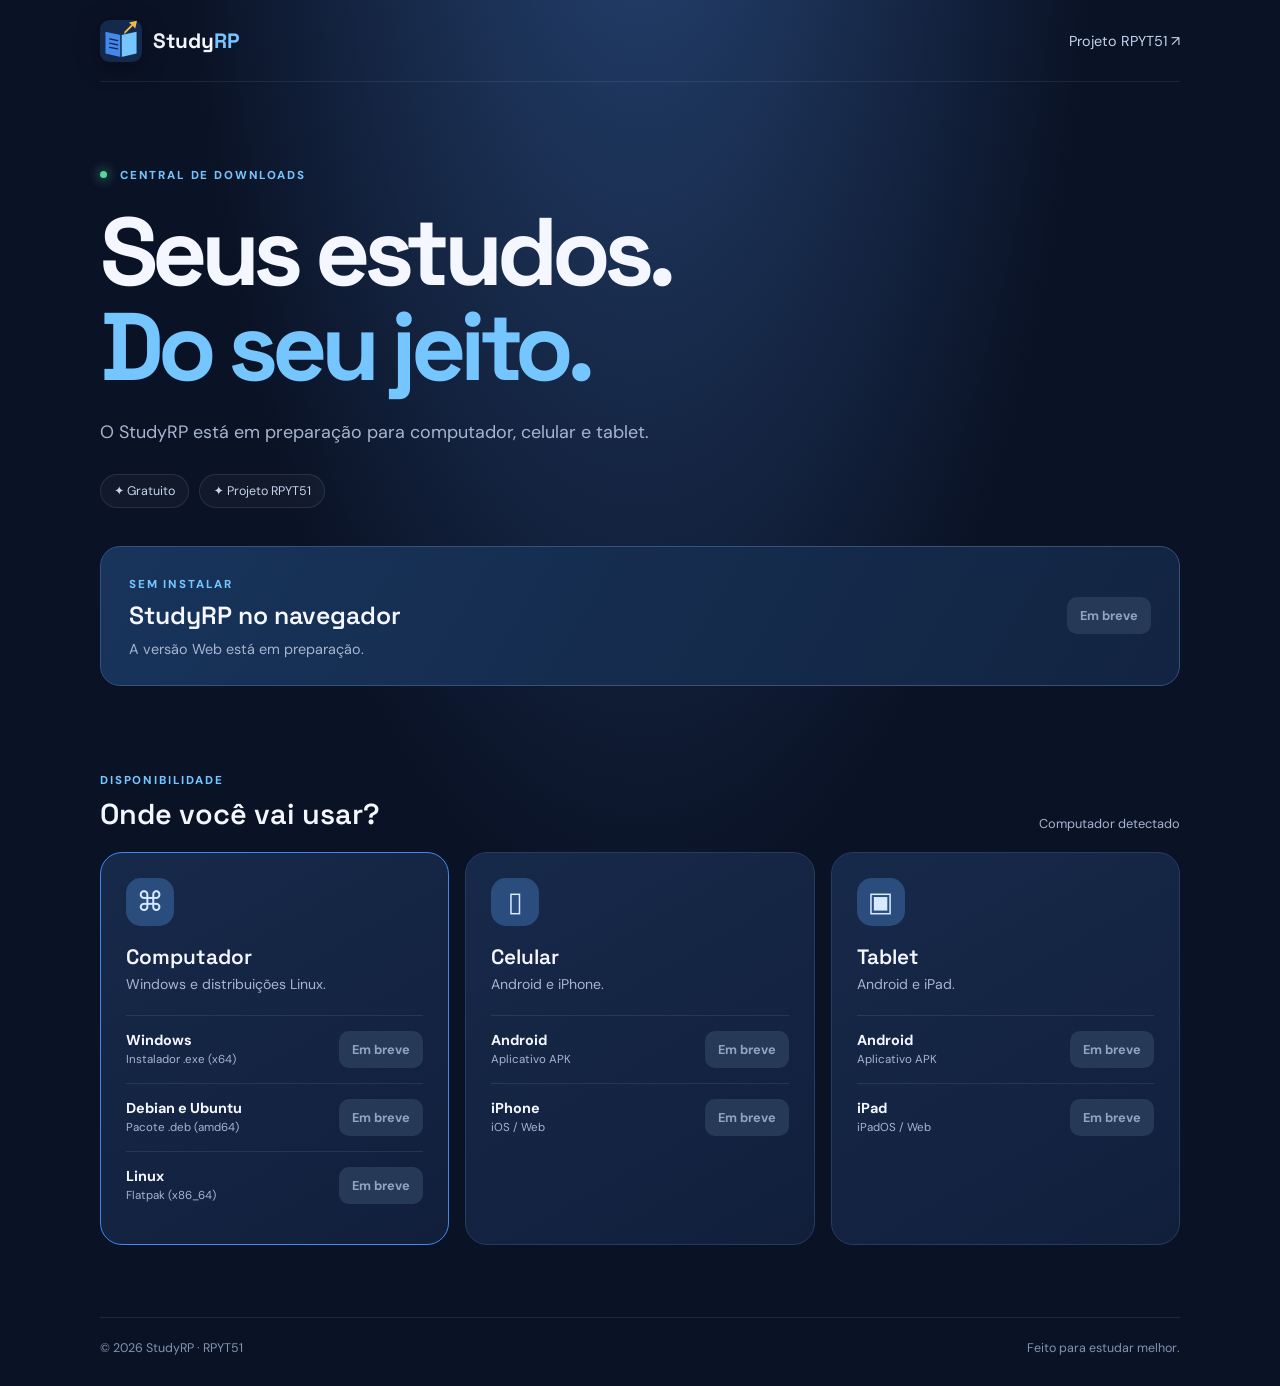
<file: index.html>
<!doctype html>
<html lang="pt-BR">
<head>
<meta charset="utf-8"><meta name="viewport" content="width=device-width,initial-scale=1">
<meta name="theme-color" content="#101d3a"><meta name="description" content="StudyRP para computador, celular e tablet. Disponível em breve.">
<link rel="icon" href="assets/img/icon.svg" type="image/svg+xml"><link rel="manifest" href="manifest.json">
<link rel="stylesheet" href="assets/css/style.css">
<title>StudyRP — Downloads</title>
</head>
<body>
<header class="site-header"><a class="brand" href="./"><img src="assets/img/icon.svg" alt="" width="42" height="42"><span>Study<span>RP</span></span></a><a class="github-link" href="https://github.com/RPYT51/StudyRP-web" target="_blank" rel="noopener">Projeto RPYT51 ↗</a></header>
<main>
<section class="hero"><div class="eyebrow"><span class="pulse"></span> CENTRAL DE DOWNLOADS</div><h1>Seus estudos.<br><span>Do seu jeito.</span></h1><p>O StudyRP está em preparação para computador, celular e tablet.</p><div class="hero-meta"><span>✦ Gratuito</span><span>✦ Projeto RPYT51</span></div></section>
<section class="browser-access" aria-labelledby="browser-title">
  <div><span class="eyebrow">SEM INSTALAR</span><h2 id="browser-title">StudyRP no navegador</h2><p>A versão Web está em preparação.</p></div>
  <span class="soon">Em breve</span>
</section>
<section class="downloads"><div class="section-heading"><div><span class="eyebrow">DISPONIBILIDADE</span><h2>Onde você vai usar?</h2></div><div class="device-detected" id="device-detected">Detectando dispositivo…</div></div>
<div class="device-grid">
<article class="device-card" data-device="desktop"><div class="device-icon">⌘</div><div class="device-copy"><h3>Computador</h3><p>Windows e distribuições Linux.</p></div><div class="platform-list"><div class="platform"><span><b>Windows</b><small>Instalador .exe (x64)</small></span><span class="soon">Em breve</span></div><div class="platform"><span><b>Debian e Ubuntu</b><small>Pacote .deb (amd64)</small></span><span class="soon">Em breve</span></div><div class="platform"><span><b>Linux</b><small>Flatpak (x86_64)</small></span><span class="soon">Em breve</span></div></div></article>
<article class="device-card featured" data-device="mobile"><div class="device-icon">▯</div><div class="device-copy"><h3>Celular</h3><p>Android e iPhone.</p></div><div class="platform-list"><div class="platform"><span><b>Android</b><small>Aplicativo APK</small></span><span class="soon">Em breve</span></div><div class="platform"><span><b>iPhone</b><small>iOS / Web</small></span><span class="soon">Em breve</span></div></div></article>
<article class="device-card" data-device="tablet"><div class="device-icon">▣</div><div class="device-copy"><h3>Tablet</h3><p>Android e iPad.</p></div><div class="platform-list"><div class="platform"><span><b>Android</b><small>Aplicativo APK</small></span><span class="soon">Em breve</span></div><div class="platform"><span><b>iPad</b><small>iPadOS / Web</small></span><span class="soon">Em breve</span></div></div></article>
</div></section>
</main><footer><span>© <span id="year"></span> StudyRP · RPYT51</span><span>Feito para estudar melhor.</span></footer>
<script src="assets/js/app.js" defer></script>
</body></html>
</file>
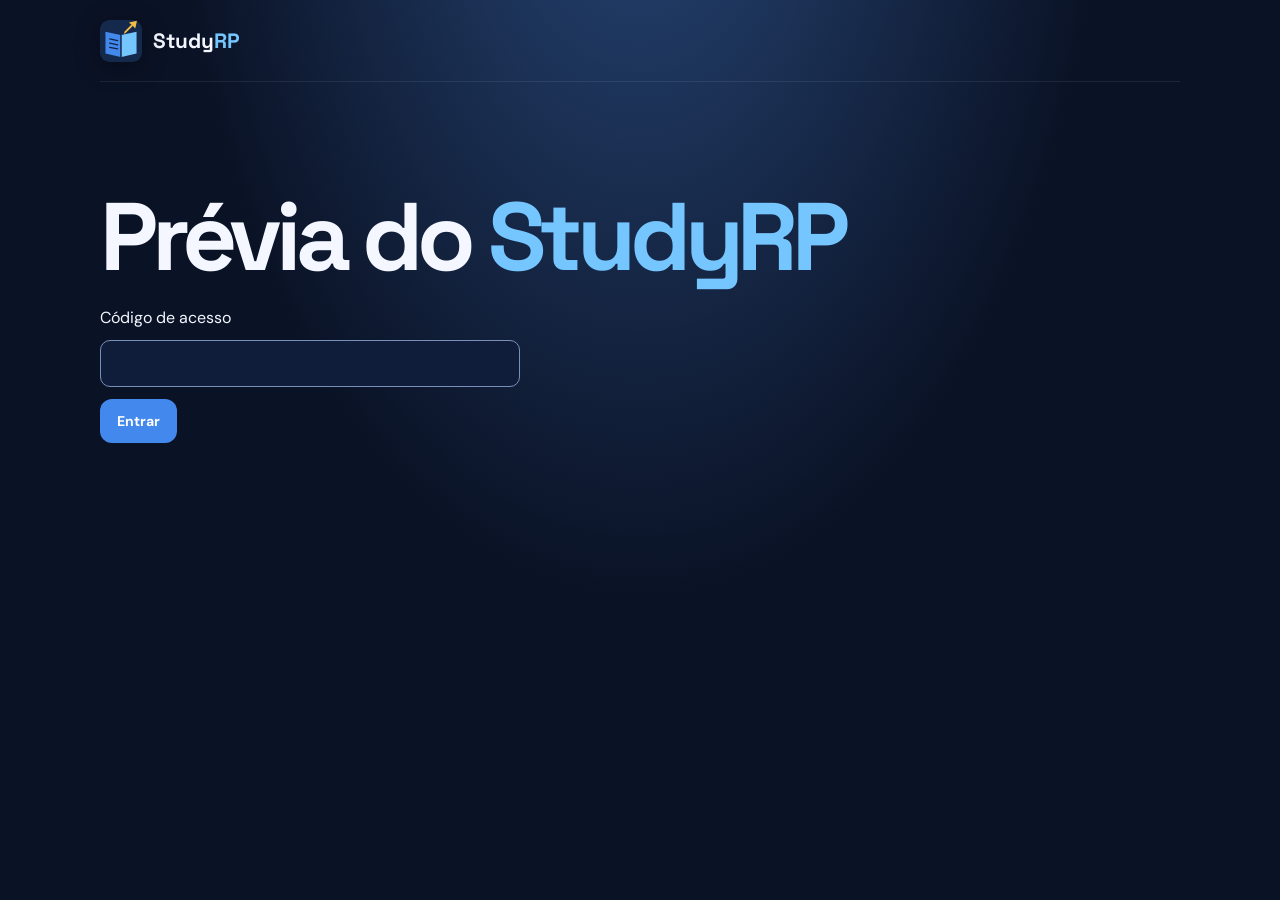
<file: app/index.html>
<!DOCTYPE html>
<html lang="pt-BR" data-preview-locked>
<head>
<meta charset="UTF-8">
<meta name="viewport" content="width=device-width, initial-scale=1, viewport-fit=cover">
<meta name="studyrp-version" content="0.2">
<meta name="theme-color" content="#2b2d31">
<meta name="firebase-app-check-site-key" content="">
<title>StudyRP</title>
<script src="assets/js/tema.js?v=f87589f95b23"></script>
<link rel="stylesheet" href="assets/css/style.css?v=f87589f95b23">
<link rel="stylesheet" href="assets/css/dialog.css?v=f87589f95b23">

<style>html[data-preview-locked] { display: none !important; }</style>
<meta name="robots" content="noindex,nofollow">
<script src="../assets/js/dev-access.js" data-app-gate></script>
</head>
<body>

<div class="auth hidden" id="auth">
  <div class="authbox">
    <div class="alogo">Study<span>RP</span></div>
    <div id="credenciais" class="authgroup">
    <div class="atabs"><button id="tabEntrar" class="on">Entrar</button><button id="tabCriar">Criar conta</button></div>
    <div class="box">
      <div class="field">
        <label id="auUserLabel" for="auUser">E-mail ou usuário deste aparelho</label>
        <div class="inp"><input id="auUser" maxlength="254" autocomplete="username" autocapitalize="off" spellcheck="false"></div>
      </div>
      <div class="field so-reg hidden">
        <label for="auEmail">E-mail</label>
        <div class="inp"><input id="auEmail" type="email" maxlength="254" autocomplete="email" autocapitalize="off" spellcheck="false"></div>
      </div>
      <div class="field so-reg hidden">
        <label for="auNome">Nome de exibição (opcional)</label>
        <div class="inp"><input id="auNome" maxlength="24" autocomplete="nickname" placeholder="Seu nome de usuário por padrão"></div>
      </div>
      <div class="field so-reg hidden">
        <label for="auTelefone">Telefone (opcional)</label>
        <div class="inp"><input id="auTelefone" type="tel" maxlength="20" autocomplete="tel"></div>
      </div>
      <div class="field">
        <label for="auSenha">Senha</label>
        <div class="inp"><input id="auSenha" type="password" autocomplete="current-password"></div>
      </div>
      <div class="field so-reg hidden">
        <label for="auSenha2">Confirmar senha</label>
        <div class="inp"><input id="auSenha2" type="password" autocomplete="new-password"></div>
      </div>
      <p class="erro" id="auErro" role="status" style="margin-top:-6px"></p>
      <button class="primary" id="auOk">Entrar</button>
    </div>
    <div class="aou">ou</div>
    <button class="gbtn" id="auGoogle"><i>G</i>Continuar com o Google</button>

    <p id="conexaoLocalMsg" role="status" class="erro"></p>
    <button id="cancelarConexao" class="secondary" type="button" hidden>Voltar para minha conta</button>
    </div>
    <section id="painelGoogle" class="authgroup" hidden>
      <p id="estadoPerfilGoogle" class="subdesc" role="status"></p>
      <form id="googleProfileForm" class="box" hidden>
        <h2>Completar cadastro</h2>
        <div class="field"><label for="gpUser">Nome de usuário</label><div class="inp"><input id="gpUser" maxlength="20" autocomplete="username" autocapitalize="off" spellcheck="false" required></div></div>
        <div class="field"><label for="gpName">Nome de exibição (opcional)</label><div class="inp"><input id="gpName" maxlength="24" autocomplete="nickname"></div></div>
        <div class="field"><label for="gpPhone">Telefone (opcional)</label><div class="inp"><input id="gpPhone" type="tel" maxlength="20" autocomplete="tel"></div></div>
        <div class="profile-preview"><b id="gpPreviewName"></b><span id="gpPreviewUser"></span></div>
        <p id="gpError" class="erro" role="status"></p>
        <button id="gpSave" class="primary" type="submit">Concluir cadastro</button>
      </form>
      <div id="verificarEmail" class="authgroup" hidden>
        <button id="emailConfirmado" class="primary" type="button">Já confirmei meu e-mail</button>
        <button id="reenviarEmail" class="secondary" type="button">Reenviar e-mail</button>
        <p id="resultadoEmail" class="subdesc" role="status"></p>
      </div>
      <button id="repetirPerfilGoogle" class="primary" type="button" hidden>Tentar novamente</button>
      <button id="perfilDepois" class="secondary" type="button" hidden>Abrir início e completar depois</button>
      <button id="voltarPerfilGoogle" class="secondary" type="button">Voltar</button>
    </section>
    <label class="tema-login">Tema
      <select id="temaLogin" data-seletor-tema aria-label="Tema do aplicativo"><option value="sistema">Do aparelho</option><option value="claro">Claro</option><option value="escuro">Escuro</option></select>
    </label>
  </div>
</div>

<div class="picker hidden" id="picker">
  <h2><span>Personalizar</span></h2>
  <p class="sub">Escolha como a tela inicial aparece. Você pode trocar depois no seu perfil, em Personalizar.</p>

  <button class="opt" data-estilo="3">
    <div class="mini m3" aria-hidden="true">
      <i class="t full"></i><i class="c-resolver full"></i>
      <i class="c-pessoas"></i><i class="c-turma"></i>
      <i class="c-ajuda"></i><i class="c-estudar"></i><i class="p full"></i>
    </div>
    <b>Caderno</b>
    <small>Atalhos compactos com ícones em destaque</small>
  </button>

  <button class="opt" data-estilo="1">
    <div class="mini m1">
      <i class="t full"></i>
      <i class="c-chats tall"></i><i class="c-pessoas tall"></i>
      <i class="c-atividades tall"></i><i class="c-ajuda tall"></i>
      <i class="c-estudar full"></i>
      <i class="p full"></i>
    </div>
    <b>Estilo 1</b>
    <small>Grade com botões em blocos</small>
  </button>

  <button class="opt" data-estilo="2">
    <div class="mini m2">
      <i class="t full"></i>
      <i class="t2 full"></i>
      <i class="c-chats full"></i>
      <i class="c-pessoas full"></i>
      <i class="c-ajuda full"></i>
      <i class="c-atividades"></i><i class="c-estudar"></i>
      <i class="p full"></i>
    </div>
    <b>Estilo 2</b>
    <small>Lista com botões largos</small>
  </button>
</div>

<div class="app hidden" id="app" data-estilo="1">
  <header>
    <div class="top">
      <h1><span class="ola">Olá,</span> <span class="nome" data-nome>RPYT</span><span class="exc">!</span></h1>
      <button class="update-btn hidden" id="updateApp" type="button" aria-label="Atualizar StudyRP">↻ Atualizar</button>
    </div>
    <div class="when">
      <p class="day"><span id="dia"></span></p>
      <p class="date" id="data"></p>
    </div>
  </header>

  <main class="grid">
    <button class="btn wide c-resolver" id="btnResolver" type="button" aria-haspopup="dialog" aria-controls="avisoResolver">
      Resolver
      <svg viewBox="0 0 24 24" fill="none" stroke="currentColor" stroke-width="1.8" stroke-linecap="round" stroke-linejoin="round" aria-hidden="true"><path d="m4 12 5 5L20 6M4 20h16"/></svg>
    </button>
    <button class="btn c-pessoas" id="btnPessoas">
      Amigos
      <svg viewBox="0 0 24 24" fill="none" stroke="currentColor" stroke-width="1.8" stroke-linecap="round" stroke-linejoin="round"><circle cx="9" cy="8" r="3.5"/><path d="M2.5 20c0-3.6 2.9-6 6.5-6s6.5 2.4 6.5 6"/><path d="M16 4.6a3.5 3.5 0 0 1 0 6.8M18 14.3c2.2.7 3.5 2.6 3.5 5.7"/></svg>
    </button>
    <button class="btn c-turma" id="btnTurma">
      <span id="rotuloTurma">Entrar em uma turma</span>
      <svg viewBox="0 0 24 24" fill="none" stroke="currentColor" stroke-width="1.8" stroke-linecap="round" stroke-linejoin="round"><rect x="5" y="4" width="14" height="17" rx="2"/><path d="M9 4V3h6v1M9 11l1.5 1.5L14 9M9 17h6"/></svg>
    </button>
    <button class="btn c-ajuda">
      Ajuda
      <svg viewBox="0 0 24 24" fill="none" stroke="currentColor" stroke-width="1.8" stroke-linecap="round" stroke-linejoin="round"><path d="M10.3 3.9 1.8 18a2 2 0 0 0 1.7 3h17a2 2 0 0 0 1.7-3L13.7 3.9a2 2 0 0 0-3.4 0z"/><path d="M12 9v4M12 17h.01"/></svg>
    </button>
    <button class="btn wide c-estudar">
      Estudar
      <svg viewBox="0 0 24 24" fill="none" stroke="currentColor" stroke-width="1.8" stroke-linecap="round" stroke-linejoin="round"><path d="M2 5.5C4.5 4 8 4 12 6c4-2 7.5-2 10-.5V19c-2.5-1.5-6-1.5-10 .5-4-2-7.5-2-10-.5z"/><path d="M12 6v13.5"/></svg>
    </button>
  </main>

  <div class="spacer"></div>

  <div class="profile">
    <button type="button" class="pinfo" id="abrirPerfil" aria-label="Abrir perfil">
      <span class="avatar"><img class="av" alt="Foto de perfil"><span data-inicial>R</span><i></i></span>
      <span class="who">
        <span class="nm"><b data-nome>RPYT</b><span class="chip" data-cargo>Membro</span><span class="chip" data-dev style="display:none">DEV</span><svg class="chev" viewBox="0 0 24 24" fill="none" stroke="currentColor" stroke-width="2" stroke-linecap="round" stroke-linejoin="round"><path d="m6 15 6-6 6 6"/></svg></span>
        <small id="subStatus"></small>
      </span>
    </button>
    <button class="bell" aria-label="Notificações" id="sino"><svg viewBox="0 0 24 24" fill="none" stroke="currentColor" stroke-width="1.8" stroke-linecap="round" stroke-linejoin="round"><path d="M18 8a6 6 0 1 0-12 0c0 7-3 9-3 9h18s-3-2-3-9"/><path d="M13.7 21a2 2 0 0 1-3.4 0"/></svg></button>
  </div>
</div>

<div class="perfil hidden" id="perfil">
  <div class="ptop">
    <button class="iconbtn" id="fecharPerfil" aria-label="Fechar"><svg viewBox="0 0 24 24" fill="none" stroke="currentColor" stroke-width="2" stroke-linecap="round" stroke-linejoin="round"><path d="M6 6l12 12M18 6 6 18"/></svg></button>
    <h2 id="ptitulo">Perfil</h2>
    <span></span>
  </div>

  <div id="ver" class="vstack">
    <div>
      <div class="hero">
        <div class="bigav"><img class="av" alt="Foto de perfil"><span data-inicial>R</span><span class="dot"></span></div>
        <div class="bubwrap"><button class="bubble" id="bolhaVer"><svg viewBox="0 0 24 24" fill="none" stroke="currentColor" stroke-width="1.8" stroke-linecap="round" stroke-linejoin="round"><circle cx="12" cy="12" r="9"/><path d="M12 8v8M8 12h8"/></svg><span id="statusVer">Adicionar status</span></button></div>
      </div>
      <div class="pname" data-nome>RPYT</div>
      <div class="ptag"><span id="usuario">rpyt</span><span class="cargos" data-cargos></span><span class="chip" data-dev style="display:none">DEV</span></div>
    </div>

    <button class="primary" id="editar"><svg viewBox="0 0 24 24" fill="none" stroke="currentColor" stroke-width="1.8" stroke-linecap="round" stroke-linejoin="round"><path d="M12 20h9"/><path d="M16.5 3.5a2.1 2.1 0 0 1 3 3L7 19l-4 1 1-4z"/></svg>Editar perfil</button>

    <div class="sec"><h4>Bio</h4><p id="bioVer"></p></div>
    <div class="sec"><h4>Membro desde</h4><p id="desde"></p></div>

    <button class="card" id="amigos">
      <span>Amigos</span>
      <span class="stack"><i><svg viewBox="0 0 24 24" fill="none" stroke="currentColor" stroke-width="1.8" stroke-linecap="round" stroke-linejoin="round"><circle cx="12" cy="8" r="4"/><path d="M4 21c0-4 3.6-6 8-6s8 2 8 6"/></svg></i><i><svg viewBox="0 0 24 24" fill="none" stroke="currentColor" stroke-width="1.8" stroke-linecap="round" stroke-linejoin="round"><circle cx="12" cy="8" r="4"/><path d="M4 21c0-4 3.6-6 8-6s8 2 8 6"/></svg></i><i><svg viewBox="0 0 24 24" fill="none" stroke="currentColor" stroke-width="1.8" stroke-linecap="round" stroke-linejoin="round"><circle cx="12" cy="8" r="4"/><path d="M4 21c0-4 3.6-6 8-6s8 2 8 6"/></svg></i><svg class="go" viewBox="0 0 24 24" fill="none" stroke="currentColor" stroke-width="2" stroke-linecap="round" stroke-linejoin="round"><path d="m9 6 6 6-6 6"/></svg></span>
    </button>

    <div class="pspacer"></div>

    <nav class="opts">
      <button id="optEstilo"><svg viewBox="0 0 24 24" fill="none" stroke="currentColor" stroke-width="1.8" stroke-linecap="round" stroke-linejoin="round"><path d="M12 3a9 9 0 1 0 0 18c1.4 0 2-1 2-2 0-1.6-1.4-1.8-1.4-3 0-1 .8-1.6 1.8-1.6H17a4 4 0 0 0 4-4c0-4-4-7.4-9-7.4z"/><circle cx="7.5" cy="11" r="1"/><circle cx="10" cy="7" r="1"/><circle cx="15" cy="7" r="1"/></svg>Personalizar</button>
      <button id="optDev"><svg viewBox="0 0 24 24" fill="none" stroke="currentColor" stroke-width="1.8" stroke-linecap="round" stroke-linejoin="round"><path d="m8 8-5 4 5 4M16 8l5 4-5 4M14 5l-4 14"/></svg>Dev</button>
      <button id="optConfig"><svg viewBox="0 0 24 24" fill="none" stroke="currentColor" stroke-width="1.8" stroke-linecap="round" stroke-linejoin="round"><circle cx="12" cy="12" r="3"/><path d="M19.4 15a1.7 1.7 0 0 0 .3 1.8l.1.1a2 2 0 1 1-2.8 2.8l-.1-.1a1.7 1.7 0 0 0-1.8-.3 1.7 1.7 0 0 0-1 1.5V21a2 2 0 1 1-4 0v-.1a1.7 1.7 0 0 0-1.1-1.5 1.7 1.7 0 0 0-1.8.3l-.1.1a2 2 0 1 1-2.8-2.8l.1-.1a1.7 1.7 0 0 0 .3-1.8 1.7 1.7 0 0 0-1.5-1H3a2 2 0 1 1 0-4h.1a1.7 1.7 0 0 0 1.5-1.1 1.7 1.7 0 0 0-.3-1.8l-.1-.1a2 2 0 1 1 2.8-2.8l.1.1a1.7 1.7 0 0 0 1.8.3H9a1.7 1.7 0 0 0 1-1.5V3a2 2 0 1 1 4 0v.1a1.7 1.7 0 0 0 1 1.5 1.7 1.7 0 0 0 1.8-.3l.1-.1a2 2 0 1 1 2.8 2.8l-.1.1a1.7 1.7 0 0 0-.3 1.8V9a1.7 1.7 0 0 0 1.5 1H21a2 2 0 1 1 0 4h-.1a1.7 1.7 0 0 0-1.5 1z"/></svg>Configurações</button>
    </nav>
  </div>

  <div id="edit" class="vstack" style="display:none">
    <div class="hero">
      <label class="bigav" id="fotoEd" for="arquivoFoto" data-edit><img class="av" alt="Foto de perfil"><span data-inicial>R</span><span class="pen"><svg viewBox="0 0 24 24" fill="none" stroke="currentColor" stroke-width="1.8" stroke-linecap="round" stroke-linejoin="round"><path d="M12 20h9"/><path d="M16.5 3.5a2.1 2.1 0 0 1 3 3L7 19l-4 1 1-4z"/></svg></span></label>
    </div>
    <div class="pname" id="nomePrev">RPYT</div>
    <div class="fotoacoes"><label class="pillbtn" for="arquivoFoto">Alterar foto</label><button class="pillbtn" id="rmFoto" style="display:none">Remover foto</button></div>

    <div class="box">
      <div class="field">
        <label for="inNome">Nome exibido</label>
        <div class="inp"><input id="inNome" maxlength="24" autocomplete="off"><button class="clear" id="limparNome" aria-label="Limpar"><svg viewBox="0 0 24 24" fill="none" stroke="currentColor" stroke-width="2" stroke-linecap="round" stroke-linejoin="round"><path d="M6 6l12 12M18 6 6 18"/></svg></button></div>
      </div>
      <div class="field">
        <label for="inBio">Bio</label>
        <div class="inp area"><textarea id="inBio" maxlength="190"></textarea><span class="count" id="contBio">190</span></div>
      </div>
    </div>

    <div class="pspacer" style="min-height:0"></div>
    <div class="acoes">
      <button class="secondary" id="cancelar">Cancelar</button>
      <button class="primary" id="salvar">Salvar</button>
    </div>
  </div>
</div>


<div class="sheetbg hidden" id="sheetBg"></div>

<div class="sheet hidden" id="sheetPres">
  <div class="handle"></div>
  <h3>Mudar status online</h3>
  <p class="lbl">Status online</p>
  <div class="lista" id="listaPres"></div>
  <button class="rowbtn" id="irStatus"><span class="pi"><svg viewBox="0 0 24 24"><circle cx="12" cy="12" r="11" fill="#a9acb3"/><circle cx="8.6" cy="10" r="1.5" fill="#2b2d31"/><circle cx="15.4" cy="10" r="1.5" fill="#2b2d31"/><path d="M7.5 14c1 2.4 3 3.2 4.5 3.2s3.5-.8 4.5-3.2" stroke="#2b2d31" stroke-width="1.8" fill="none" stroke-linecap="round"/></svg></span>Definir status personalizado</button>
</div>

<div class="sheet hidden" id="sheetDur">
  <div class="handle"></div>
  <h3>Duração</h3>
  <p class="lbl">Limpar depois de</p>
  <div class="lista" id="listaDur"></div>
  <button class="primary" id="durOk">Beleza</button>
</div>

<div class="stscreen hidden" id="stscreen">
  <div class="sttop">
    <button class="iconbtn" id="stFechar" aria-label="Fechar"><svg viewBox="0 0 24 24" fill="none" stroke="currentColor" stroke-width="2" stroke-linecap="round" stroke-linejoin="round"><path d="M6 6l12 12M18 6 6 18"/></svg></button>
    <h2>Definir seu status</h2>
    <button class="stsalvar" id="stSalvar">Salvar</button>
  </div>
  <div class="stprev">
    <div class="banner"></div>
    <div class="hero">
      <div class="bigav"><img class="av" alt="Foto de perfil"><span data-inicial>R</span></div>
      <div class="bubwrap"><div class="bubble" id="stBolha"><span id="stBolhaTxt"></span></div></div>
    </div>
    <div class="pname" data-nome>RPYT</div>
    <div class="ptag"><span data-usuario>rpyt</span><span class="chip" data-cargo>Membro</span><span class="chip" data-dev style="display:none">DEV</span></div>
  </div>
  <div class="sec">
    <h4>Status</h4>
    <div class="inp"><svg class="ico" viewBox="0 0 24 24"><circle cx="12" cy="12" r="11" fill="#a9acb3"/><circle cx="8.6" cy="10" r="1.5" fill="#2b2d31"/><circle cx="15.4" cy="10" r="1.5" fill="#2b2d31"/><path d="M7.5 14c1 2.4 3 3.2 4.5 3.2s3.5-.8 4.5-3.2" stroke="#2b2d31" stroke-width="1.8" fill="none" stroke-linecap="round"/></svg><input id="stInput" maxlength="40" placeholder="O que você tem assistido?" autocomplete="off"></div>
  </div>
  <button class="card" id="stLimpar"><span>Limpar às</span><span class="stval"><span id="stQuando"></span><svg viewBox="0 0 24 24" fill="none" stroke="currentColor" stroke-width="2" stroke-linecap="round" stroke-linejoin="round"><path d="m9 6 6 6-6 6"/></svg></span></button>
</div>


<div class="cfg hidden" id="cfg">
  <div class="cfgtop">
    <button class="iconbtn" id="cfgFechar" aria-label="Fechar"><svg viewBox="0 0 24 24" fill="none" stroke="currentColor" stroke-width="2" stroke-linecap="round" stroke-linejoin="round"><path d="M6 6l12 12M18 6 6 18"/></svg></button>
    <h2>Configurações</h2>
  </div>
  <div class="inp cfgbusca"><svg viewBox="0 0 24 24" fill="none" stroke="currentColor" stroke-width="1.8" stroke-linecap="round" stroke-linejoin="round"><circle cx="11" cy="11" r="7"/><path d="m21 21-4.3-4.3"/></svg><input id="cfgBusca" placeholder="Buscar" autocomplete="off"></div>
  <div id="cfgCorpo"></div>
</div>

<div class="sheet hidden" id="sheetInfo">
  <div class="handle"></div>
  <h3 id="infoT"></h3>
  <pre class="infopre" id="infoP"></pre>
  <div class="btns" id="infoBtns"></div>
</div>

<div class="sheet hidden" id="sheetDev" role="dialog" aria-labelledby="devTitulo">
  <div class="handle"></div>
  <h3 id="devTitulo">Desenvolvedor</h3>
  <p class="lbl" id="devMsg" role="status"></p>
  <form id="devForm">
    <div id="devCampo" hidden>
      <label for="inKey">Chave de ativação</label>
      <div class="inp"><input id="inKey" type="password" autocomplete="off" autocapitalize="off" spellcheck="false" required></div>
    </div>
    <p class="erro" id="devErro" role="status"></p>
    <div class="btns">
      <button class="primary" id="devTurmas" type="button" hidden>Turmas</button>
      <button class="secondary" id="devCargos" type="button" hidden>Cargos</button>
      <button class="primary" id="devOk" type="submit">Ativar</button>
      <button class="secondary" id="devFechar" type="button">Fechar</button>
    </div>
  </form>
</div>

<section class="cfg hidden" id="devTurmasTela" aria-labelledby="devTurmasTitulo">
  <div class="cfgtop">
    <button class="iconbtn" id="voltarTurmasDev" aria-label="Voltar"><svg viewBox="0 0 24 24" fill="none" stroke="currentColor" stroke-width="2" stroke-linecap="round" stroke-linejoin="round"><path d="M19 12H5M11 6l-6 6 6 6"/></svg></button>
    <h2 id="devTurmasTitulo">Turmas</h2>
  </div>
  <div id="devTurmasCorpo">
    <form class="box social-form" id="formTurmaDev">
      <h3>Criar uma turma</h3>
      <label for="nomeTurmaDev">Nome da turma</label>
      <div class="inp"><input id="nomeTurmaDev" maxlength="60" required></div>
      <label for="descricaoTurmaDev">Descrição (opcional)</label>
      <div class="inp"><textarea id="descricaoTurmaDev" maxlength="240" rows="2"></textarea></div>
      <button class="primary" type="submit">Criar turma</button>
      <p class="social-text" id="resultadoTurmaDev" role="status"></p>
      <button class="secondary" type="button" id="copiarConviteDev" hidden>Copiar convite</button>
    </form>
    <h3>Turmas criadas por você</h3>
    <div id="listaTurmasDev" aria-live="polite"></div>
  </div>
</section>

<dialog id="avisoResolver" aria-labelledby="tituloAvisoResolver">
  <svg viewBox="0 0 24 24" fill="none" stroke="currentColor" stroke-width="1.6" stroke-linecap="round" stroke-linejoin="round" aria-hidden="true"><circle cx="12" cy="12" r="9"/><path d="M12 7v5l3 2"/></svg>
  <h2 id="tituloAvisoResolver">Em breve</h2>
  <form method="dialog"><button class="primary" autofocus>Entendi</button></form>
</dialog>

<div class="cfg hidden" id="pess">
  <div class="ptop">
    <button class="iconbtn" id="pessFechar" aria-label="Fechar"><svg viewBox="0 0 24 24" fill="none" stroke="currentColor" stroke-width="2" stroke-linecap="round" stroke-linejoin="round"><path d="M6 6l12 12M18 6 6 18"/></svg></button>
    <h2 id="painelSocialTitulo">Amigos</h2>
    <span></span>
  </div>
  <div id="pessCorpo"></div>
  <button id="adicionarAmigo" type="button" class="social-add hidden" aria-label="Adicionar amigo">+</button>
</div>

<div class="cfg hidden" id="crg">
  <div class="ptop">
    <button class="iconbtn" id="crgFechar" aria-label="Fechar"><svg viewBox="0 0 24 24" fill="none" stroke="currentColor" stroke-width="2" stroke-linecap="round" stroke-linejoin="round"><path d="M6 6l12 12M18 6 6 18"/></svg></button>
    <h2>Cargos</h2>
    <span></span>
  </div>
  <div id="crgInfo"></div>
  <p class="mvazio">O acesso DEV expira seis horas após a ativação.</p>
</div>

<div class="cfg hidden" id="sub">
  <div class="cfgtop">
    <button class="iconbtn" id="subVoltar" aria-label="Voltar"><svg viewBox="0 0 24 24" fill="none" stroke="currentColor" stroke-width="2" stroke-linecap="round" stroke-linejoin="round"><path d="M19 12H5M11 6l-6 6 6 6"/></svg></button>
    <h2 id="subT"></h2>
  </div>
  <div id="subCorpo"></div>
</div>

<div class="qr hidden" id="qr">
  <video id="qrVideo" playsinline muted></video>
  <button class="iconbtn" id="qrFechar" aria-label="Fechar"><svg viewBox="0 0 24 24" fill="none" stroke="currentColor" stroke-width="2" stroke-linecap="round" stroke-linejoin="round"><path d="M6 6l12 12M18 6 6 18"/></svg></button>
  <div class="qrbox"><i></i><i></i><i></i><i></i></div>
  <div class="qrmsg" id="qrMsg"></div>
</div>

<div class="sheet hidden" id="sheetLista">
  <div class="handle"></div>
  <h3 id="listaT"></h3>
  <div class="lista" id="listaItens"></div>
  <div id="listaExtra"></div>
</div>

<div class="sheet hidden" id="sheetEdit">
  <div class="handle"></div>
  <h3 id="editT"></h3>
  <div class="inp"><input id="editIn" autocomplete="off" autocapitalize="off" spellcheck="false"></div>
  <p class="erro" id="editErro"></p>
  <div class="btns"><button class="primary" id="editOk">Salvar</button></div>
</div>

<div class="toast" id="toast" role="status"></div>
<input type="file" id="arquivoFoto" accept="image/*" class="vh">

<script src="assets/js/app.js?v=f87589f95b23"></script>
<script type="module" src="assets/js/firebase-auth.js?v=f87589f95b23"></script>
</body>
</html>
</file>
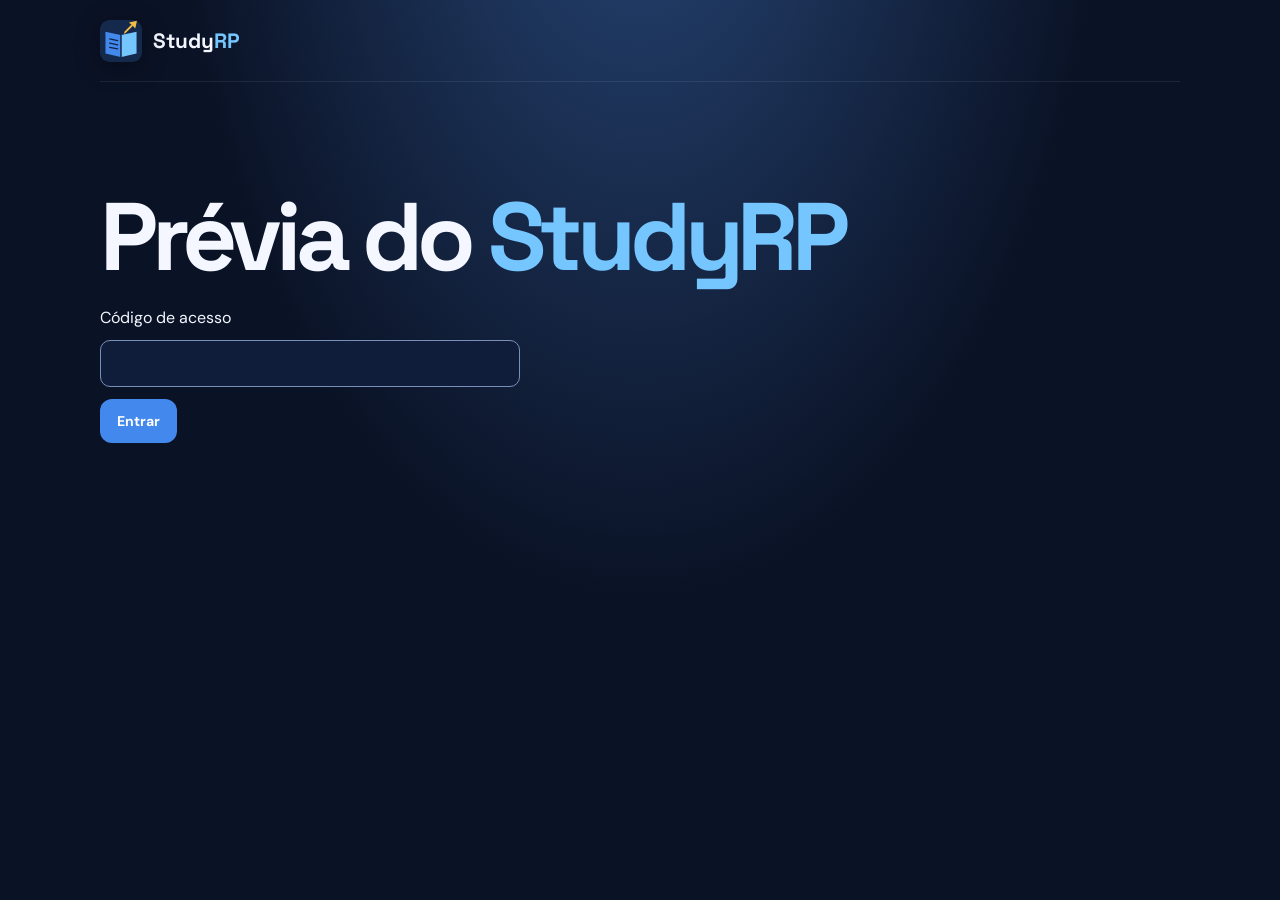
<file: dev/index.html>
<!doctype html>
<html lang="pt-BR">
<head>
  <meta charset="utf-8">
  <meta name="viewport" content="width=device-width,initial-scale=1">
  <meta name="robots" content="noindex,nofollow">
  <meta name="theme-color" content="#101d3a">
  <link rel="icon" href="../assets/img/icon.svg" type="image/svg+xml">
  <link rel="stylesheet" href="../assets/css/style.css">
  <title>StudyRP — Prévia</title>
  <script src="../assets/js/dev-access.js" defer></script>
  <script src="./preview.js" defer></script>
</head>
<body>
  <header class="site-header">
    <a class="brand" href="../"><img src="../assets/img/icon.svg" alt="" width="42" height="42"><span>Study<span>RP</span></span></a>
  </header>
  <main>
    <section class="hero">
      <h1>Prévia do <span>StudyRP</span></h1>
      <form id="preview-form" class="preview-panel">
        <label for="preview-code">Código de acesso</label>
        <input id="preview-code" type="password" autocomplete="off" required>
        <button class="browser-button" type="submit">Entrar</button>
        <p id="preview-status" role="status"></p>
      </form>
    </section>
    <section id="preview-access" class="browser-access" hidden>
      <div><h2>Versão Web</h2><a id="open-web" class="browser-button">Abrir StudyRP Web ↗</a></div>
      <button id="lock-preview" class="guide-button" type="button">Bloquear prévia</button>
    </section>
    <section id="preview-downloads" class="downloads" hidden>
      <div class="section-heading"><div><h2>Downloads</h2><p id="preview-version" role="status"></p></div></div>
      <div class="platform-list">
        <div class="platform"><span><b>Windows</b><small>EXE · x64</small></span><span class="soon" data-unavailable="win">Em breve</span><a class="download-button" data-download="win" hidden>Baixar ↓</a></div>
        <div class="platform"><span><b>Debian e Ubuntu</b><small>DEB · amd64</small></span><span class="soon" data-unavailable="deb">Em breve</span><a class="download-button" data-download="deb" hidden>Baixar ↓</a></div>
        <div class="platform"><span><b>Linux</b><small>Flatpak · x86_64</small></span><span class="soon" data-unavailable="flatpak">Em breve</span><a class="download-button" data-download="flatpak" hidden>Baixar ↓</a></div>
        <div class="platform"><span><b>Android</b><small id="android-build">APK</small></span><span class="soon" data-unavailable="android">Em breve</span><a class="download-button" data-download="android" hidden>Baixar ↓</a></div>
      </div>
    </section>
  </main>
</body>
</html>
</file>
<file: assets/css/style.css>
@import url('https://fonts.googleapis.com/css2?family=DM+Sans:wght@400;500;600;700;800&family=Space+Grotesk:wght@500;600;700&display=swap');
:root{color-scheme:dark;--bg:#0a1225;--panel:#111f3b;--panel2:#17294a;--line:#263b60;--text:#f4f7ff;--muted:#a7b5d0;--blue:#4388ed;--cyan:#75c5ff;--gold:#f2bd45}*{box-sizing:border-box}body{margin:0;background:radial-gradient(ellipse at 50% -25%,#284879 0,transparent 52%),var(--bg);color:var(--text);font:16px 'DM Sans',system-ui,sans-serif;min-height:100vh}.site-header,main,footer{width:min(1080px,calc(100% - 40px));margin:auto}.site-header{height:82px;display:flex;align-items:center;justify-content:space-between;border-bottom:1px solid #ffffff14}.brand{display:flex;align-items:center;gap:11px;color:var(--text);text-decoration:none;font:700 1.3rem 'Space Grotesk',sans-serif}.brand img{filter:drop-shadow(0 5px 12px #0005)}.brand span span{color:var(--cyan)}.github-link{color:#c5d5ef;text-decoration:none;font-size:.9rem}.github-link:hover,.help-panel a:hover{color:white}.hero{padding:86px 0 72px;max-width:760px}.eyebrow{font-size:.72rem;font-weight:800;letter-spacing:.16em;color:var(--cyan)}.pulse{display:inline-block;width:7px;height:7px;border-radius:50%;background:#57d69a;margin:0 8px 1px 0;box-shadow:0 0 12px #57d69a}.hero h1{font:700 clamp(3.2rem,8vw,6rem)/.99 'Space Grotesk',sans-serif;letter-spacing:-.065em;margin:22px 0}.hero h1 span{color:var(--cyan)}.hero>p{font-size:1.12rem;color:var(--muted);max-width:560px;line-height:1.7}.hero-meta{display:flex;flex-wrap:wrap;gap:10px;margin-top:26px}.hero-meta span{border:1px solid #ffffff19;background:#ffffff08;border-radius:99px;padding:8px 13px;font-size:.78rem;color:#c6d5ed}.downloads{padding:14px 0 72px}.section-heading{display:flex;justify-content:space-between;align-items:end;margin-bottom:20px}.section-heading h2,.help-panel h2{font:600 1.8rem 'Space Grotesk',sans-serif;margin:7px 0 0}.device-detected{font-size:.8rem;color:var(--muted)}.device-grid{display:grid;grid-template-columns:repeat(3,1fr);gap:16px}.device-card{position:relative;overflow:hidden;background:linear-gradient(150deg,var(--panel2),var(--panel));border:1px solid var(--line);border-radius:22px;padding:25px;transition:transform .2s,border-color .2s}.device-card:hover{transform:translateY(-4px);border-color:#527bb6}.device-card.recommended-card{border-color:var(--blue)}.device-icon{width:48px;height:48px;border-radius:15px;display:grid;place-items:center;background:#2b4d7d;color:#d8eaff;font-size:1.7rem;margin-bottom:18px}.device-copy h3{font:600 1.3rem 'Space Grotesk',sans-serif;margin:0 0 5px}.device-copy p{color:var(--muted);font-size:.88rem;margin:0 0 22px}.recommended{position:absolute;right:0;top:0;background:#245a9d;color:#d9edff;padding:7px 12px;border-radius:0 0 0 12px;font-size:.62rem;font-weight:800;letter-spacing:.08em}.platform-list{border-top:1px solid #ffffff16}.platform{display:flex;align-items:center;justify-content:space-between;gap:8px;padding:15px 0;border-bottom:1px solid #ffffff16}.platform:last-child{border:0}.platform b,.platform small{display:block}.platform b{font-size:.9rem}.platform small{font-size:.72rem;color:var(--muted);margin-top:3px}.download-button,.soon{border:0;border-radius:10px;padding:10px 13px;font:700 .8rem 'DM Sans',sans-serif;white-space:nowrap}.download-button{background:var(--blue);color:white;text-decoration:none;transition:background .15s,transform .15s}.download-button:hover{background:#5a9af5;transform:translateY(-1px)}.download-button span{font-size:1rem;margin-left:5px}.soon{background:#263957;color:#91a4c4;cursor:not-allowed}.help-panel{display:flex;justify-content:space-between;align-items:center;gap:30px;padding:28px 30px;margin-bottom:70px;background:#111f3b;border:1px solid var(--line);border-radius:20px}.help-panel>div{max-width:660px}.help-panel p{color:var(--muted);font-size:.9rem;line-height:1.7;margin-bottom:0}.help-panel a{color:var(--cyan);text-decoration:none;font-weight:700;white-space:nowrap;font-size:.88rem}footer{display:flex;justify-content:space-between;padding:22px 0 30px;border-top:1px solid #ffffff18;color:#8294b4;font-size:.78rem}@media(max-width:800px){.device-grid{grid-template-columns:1fr}.device-card{padding:22px}.hero{padding:65px 0 54px}.help-panel{align-items:flex-start;flex-direction:column}.section-heading{align-items:flex-start;gap:12px;flex-direction:column}}@media(max-width:480px){.site-header,main,footer{width:calc(100% - 30px)}.site-header{height:70px}.github-link{font-size:.78rem}.hero h1{font-size:3.45rem}.hero>p{font-size:1rem}.help-panel{padding:22px}.hero-meta{gap:7px}.hero-meta span{font-size:.7rem}}

/* Acesso pelo navegador e tutorial iOS */
.browser-access{display:flex;align-items:center;justify-content:space-between;gap:24px;padding:25px 28px;margin:-34px 0 68px;background:linear-gradient(120deg,#18345b,#122441);border:1px solid #35527b;border-radius:20px}
.browser-access h2{font:600 1.55rem 'Space Grotesk',sans-serif;margin:7px 0}
.browser-access p{color:var(--muted);font-size:.9rem;line-height:1.55;margin:0;max-width:590px}
.browser-button,.guide-button{display:inline-flex;align-items:center;justify-content:center;gap:10px;border:0;border-radius:12px;padding:13px 17px;background:var(--blue);color:#fff;text-decoration:none;font:700 .88rem 'DM Sans',sans-serif;white-space:nowrap;cursor:pointer}
.browser-button:hover,.guide-button:hover{background:#5a9af5}
.browser-button span{font-size:1.1rem}
.guide-button{background:#263957;color:#dceaff;padding:10px 12px;font-size:.78rem}
.modal-backdrop{position:fixed;inset:0;z-index:1000;display:grid;place-items:center;padding:18px;background:#030914c9;backdrop-filter:blur(8px)}
.modal-backdrop[hidden]{display:none}
.ios-modal{position:relative;width:min(680px,100%);max-height:min(90vh,850px);overflow:auto;padding:30px;background:#101f3a;border:1px solid #355078;border-radius:24px;box-shadow:0 25px 90px #0009}
.modal-close{position:absolute;right:17px;top:13px;width:38px;height:38px;border:0;border-radius:50%;background:#ffffff12;color:#fff;font-size:1.7rem;cursor:pointer}
.ios-modal h2{font:600 clamp(1.65rem,4vw,2.1rem) 'Space Grotesk',sans-serif;margin:9px 38px 8px 0}
.ios-intro,.ios-note{color:var(--muted);font-size:.9rem;line-height:1.6}
.ios-steps{display:grid;grid-template-columns:repeat(3,1fr);gap:13px;margin:22px 0}
.ios-step{min-width:0}
.ios-step>div:last-child{padding:0 3px}
.ios-step b{font-size:.88rem}
.ios-step p{font-size:.78rem;color:var(--muted);line-height:1.5;margin:5px 0 0}
.step-visual{height:165px;border-radius:16px;background:#e9eef7;color:#18243a;padding:12px;display:flex;flex-direction:column;align-items:center;justify-content:center;gap:9px;overflow:hidden}
.phone-top{width:100%;display:flex;justify-content:space-between;font-size:.7rem;font-weight:700}
.fake-page{height:55px;width:85%;border-radius:8px;background:linear-gradient(135deg,#c7d8ee,#f9fbff);border:1px solid #c6d2e2}
.share-symbol{font-size:1.8rem;color:#1675db;line-height:1}
.visual-caption{font-size:.65rem;color:#344a68}
.add-visual{align-items:stretch;justify-content:center}
.menu-line{display:flex;align-items:center;gap:8px;background:#fff;border-radius:8px;padding:10px 7px;font-size:.62rem}
.menu-line.faint{opacity:.55}
.mini-icon{display:grid;place-items:center;width:23px;height:23px;border-radius:6px;background:#dce9fa;color:#1768bf;font-size:1rem}
.home-visual{background:#dce8f6;gap:7px}
.app-icon{width:65px;height:65px;border-radius:16px;background:#102b52;color:#fff;display:grid;place-items:center;font:800 1.4rem 'Space Grotesk',sans-serif;box-shadow:0 5px 12px #152f5033}
.app-icon span{color:#75c5ff}
.home-visual b{font-size:.7rem}
.modal-continue{width:100%;margin-top:5px}
@media(max-width:800px){.browser-access{align-items:flex-start;flex-direction:column;margin:-24px 0 52px}.ios-steps{grid-template-columns:1fr}.ios-step{display:grid;grid-template-columns:120px 1fr;gap:13px;align-items:center}.step-visual{height:125px}.ios-modal{padding:25px 20px}}
@media(max-width:480px){.browser-access{padding:22px}.browser-button{width:100%}.ios-modal{padding:24px 17px}.ios-step{grid-template-columns:105px 1fr}.step-visual{height:118px;padding:8px}}

.download-button[hidden], [data-unavailable][hidden] { display: none; }

[hidden] { display: none !important; }
.preview-panel { display: grid; gap: 12px; max-width: 420px; margin-top: 22px; }
.preview-panel input { width: 100%; color: inherit; background: #101d3a; border: 1px solid #7890b7; border-radius: 10px; padding: 12px; font: inherit; }
.preview-panel button { justify-self: start; }
.preview-panel p:empty { display: none; }
</file>
<file: app/assets/css/style.css>
:root {
    color-scheme: dark;
    --bg: #2b2d31;
    --card: #383b41;
    --line: #4a4e56;
    --blue: #4a8cf0;
    --text: #eceff4;
    --muted: #a0a7b4;
    --gold: #d4af37;
    --green: #2fb86a;
  }
  * { box-sizing: border-box; margin: 0; padding: 0; -webkit-tap-highlight-color: transparent; }
  body {
    background: var(--bg);
    color: var(--text);
    font-family: system-ui, -apple-system, "Segoe UI", Roboto, sans-serif;
    min-height: 100dvh;
    display: flex;
    justify-content: center;
  }
  .hidden { display: none !important; }
  .app, .picker {
    width: 100%;
    max-width: 480px;
    min-height: 100dvh;
    padding: 22px 18px calc(18px + env(safe-area-inset-bottom));
    display: flex;
    flex-direction: column;
    gap: 16px;
  }

  .picker { display: grid; grid-template-columns: 1fr 1fr; align-content: center; gap: 14px; }
  .picker h2, .picker p.sub { grid-column: 1 / -1; }
  .picker { grid-auto-rows: min-content; }
  .picker .opt { align-self: start; }
  .mini { align-content: start; grid-auto-rows: min-content; }
  .picker h2 { text-align: center; font-size: 1.4rem; }
  .picker h2 span { color: var(--blue); }
  .picker p.sub { text-align: center; color: var(--muted); font-size: .9rem; margin: -4px 0 6px; }
  .opt {
    background: var(--card);
    border: 1px solid var(--line);
    border-radius: 16px;
    padding: 10px;
    cursor: pointer;
    color: var(--text);
    font: inherit;
    text-align: left;
    transition: border-color .15s, transform .1s;
  }
  .opt:hover { border-color: var(--blue); }
  .opt:active { transform: scale(.98); }
  .opt b { display: block; margin-top: 8px; font-size: .9rem; }
  .opt small { color: var(--muted); font-size: .72rem; line-height: 1.25; display: block; }
  .mini {
    background: var(--bg);
    border-radius: 10px;
    padding: 6px;
    display: grid;
    gap: 4px;
  }
  .mini i { min-height: 0; margin: 0; padding: 0; display: block; border-radius: 6px; background: color-mix(in srgb, var(--c) 18%, var(--bg)); border: 1px solid var(--c); height: 12px; }
  .mini .t { height: 6px; width: 55%; background: var(--line); border: none; }
  .mini .t2 { height: 4px; width: 35%; background: var(--line); border: none; margin-top: -2px; }
  .mini .p { height: 9px; background: var(--line); border: none; }
  .m1 .tall { height: 20px; }
  .m1 { grid-template-columns: 1fr 1fr; }
  .m1 .full { grid-column: 1 / -1; }
  .m2 { grid-template-columns: 1fr 1fr; }
  .m2 .full { grid-column: 1 / -1; }

  .c-chats { --c: #2f6fdb; }
  .c-pessoas { --c: #8e44c9; }
  .c-atividades { --c: #2fb86a; }
  .c-ajuda { --c: #f08a24; }
  .c-estudar { --c: #e04b4b; }

  header { padding: 4px 4px 16px; border-bottom: 1px solid rgba(255,255,255,.18); }
  header .top { display: flex; align-items: center; justify-content: center; min-height: 46px; }
  header h1 { white-space: nowrap; text-align: center; font-size: 1.8rem; font-weight: 700; letter-spacing: 1px; text-transform: uppercase; }
  header h1 .nome { color: var(--blue); }
  .when { margin-top: 12px; text-align: center; text-transform: uppercase; letter-spacing: 1px; }
  .day { font-size: .85rem; color: var(--muted); }
  .day span { color: var(--gold); font-weight: 600; }
  .date { margin-top: 3px; font-size: .8rem; color: var(--muted); }
  .bell {
    position: relative; flex: none;
    width: 44px; height: 44px; border-radius: 50%;
    background: transparent; border: none;
    display: grid; place-items: center;
    color: var(--muted); cursor: pointer;
  }
  .bell svg { width: 24px; height: 24px; }
  .bell::after {
    content: ""; position: absolute; top: 8px; right: 9px;
    width: 8px; height: 8px; border-radius: 50%; background: var(--gold);
  }

  .grid { display: grid; grid-template-columns: repeat(2, minmax(0, 1fr)); gap: 14px; }

  /* botões: caixa escura com contorno e leve tom de cor, como no desenho */
  .btn {
    --tint: color-mix(in srgb, var(--c) 14%, var(--card));
    --edge: color-mix(in srgb, var(--c) 65%, transparent);
    --ico: color-mix(in srgb, var(--c) 55%, #fff);
    background: var(--tint);
    border: 1.5px solid var(--edge);
    border-radius: 18px;
    color: var(--text);
    padding: 16px;
    display: flex;
    gap: 10px;
    font: inherit;
    font-size: 1rem;
    font-weight: 600;
    letter-spacing: 1.2px;
    text-transform: uppercase;
    cursor: pointer;
    transition: filter .15s, transform .1s;
  }
  .btn:hover { filter: brightness(1.12); }
  .btn:active { transform: scale(.97); }
  .btn svg { width: 28px; height: 28px; color: var(--ico); flex: none; }

  /* ESTILO 1: conteúdo centralizado, ícone em cima e texto embaixo */
  .app[data-estilo="1"] .btn svg { order: -1; }
  .c-chats, .c-pessoas, .c-atividades, .c-ajuda {
    flex-direction: column; align-items: center; justify-content: center;
    gap: 12px; text-align: center; min-height: 124px;
  }
  .c-atividades, .c-ajuda { margin-top: 18px; }
  .wide {
    grid-column: 1 / -1; flex-direction: row; align-items: center; justify-content: center;
    min-height: 84px; gap: 16px; font-size: 1.15rem;
  }
  .spacer { flex: 1; }

  .profile {
    background: var(--card);
    border: 1.5px solid var(--line);
    border-radius: 22px;
    padding: 12px 14px 12px 12px;
    display: flex; align-items: center; gap: 12px;
  }
  .pinfo { background: none; border: 0; color: inherit; font: inherit; text-align: left; -webkit-touch-callout: none; -webkit-user-select: none; user-select: none; flex: 1; min-width: 0; display: flex; align-items: center; gap: 12px; cursor: pointer; }
  .avatar { position: relative; flex: none; width: 50px; height: 50px; }
  .avatar { border-radius: 50%; background: var(--blue); border: 1px solid var(--blue); display: grid; place-items: center; color: #fff; font-weight: 700; font-size: 1rem; }
  .avatar i {
    position: absolute; right: -2px; bottom: -2px;
    width: 14px; height: 14px; border-radius: 50%;
    background: var(--pres, var(--green)); border: 2.5px solid var(--card);
  }
  .who { min-width: 0; line-height: 1.2; }
  .who .nm { display: flex; align-items: center; gap: 6px; }
  .who b { font-size: 1.1rem; letter-spacing: .5px; overflow: hidden; text-overflow: ellipsis; white-space: nowrap; }
  .who small { display: block; margin-top: 3px; font-size: .85rem; color: var(--muted); overflow: hidden; text-overflow: ellipsis; white-space: nowrap; }
  .chip[data-dev] { color: #5aa0ff; }
  .cargos { display: contents; }
  .ptag { flex-wrap: wrap; }
  .radio.sq { border-radius: 8px; }
  .radio.sq.on::after { content: "✓"; width: auto; height: auto; background: none; color: #fff; font-size: 1.05rem; border-radius: 0; }
  .who .nm .chip { flex: none; background: var(--bg); padding: 3px 8px; font-size: .68rem; }
  .chev { color: var(--muted); width: 20px; height: 20px; flex: none; }

  /* ESTILO 2 (print 2) */
  .app[data-estilo="2"] header { border-bottom: none; padding-bottom: 4px; }
  .app[data-estilo="2"] .grid { gap: 16px; }
  .app[data-estilo="2"] .btn {
    grid-column: 1 / -1; margin-top: 0;
    flex-direction: row; align-items: center; justify-content: center;
    min-height: 76px; padding: 14px 18px; gap: 12px; text-align: left;
  }
  .app[data-estilo="2"] .btn.c-atividades,
  .app[data-estilo="2"] .btn.c-estudar {
    grid-column: auto; min-height: 68px; padding: 12px 8px;
    font-size: .78rem; letter-spacing: .6px; gap: 8px;
  }
  .app[data-estilo="2"] .btn.c-atividades svg,
  .app[data-estilo="2"] .btn.c-estudar svg { width: 22px; height: 22px; }
  .app[data-estilo="2"] .c-chats { order: 1; }
  .app[data-estilo="2"] .c-pessoas { order: 2; }
  .app[data-estilo="2"] .c-ajuda { order: 3; }
  .app[data-estilo="2"] .c-atividades { order: 4; }
  .app[data-estilo="2"] .c-estudar { order: 5; }

  /* ===== PERFIL ===== */
  .perfil {
    width: 100%; max-width: 480px; min-height: 100dvh;
    padding: 0 18px calc(14px + env(safe-area-inset-bottom));
    display: flex; flex-direction: column; gap: 18px;
  }
  .ptop {
    position: sticky; top: 0; z-index: 5; background: var(--bg);
    display: grid; grid-template-columns: 44px 1fr 44px; align-items: center;
    padding: 14px 0 6px;
  }
  .ptop h2 { text-align: center; font-size: 1.15rem; font-weight: 700; }
  .iconbtn {
    width: 44px; height: 44px; border-radius: 50%; border: none; background: transparent;
    color: var(--text); display: grid; place-items: center; cursor: pointer;
  }
  .iconbtn svg { width: 24px; height: 24px; }
  .vstack { display: flex; flex-direction: column; gap: 18px; flex: 1; }
  .hero { display: flex; align-items: flex-end; gap: 6px; margin-top: 4px; }
  .bigav { position: relative; flex: none; width: 104px; height: 104px; border-radius: 50%; background: var(--blue); display: grid; place-items: center; color: #fff; font-weight: 700; font-size: 2.6rem; }
  .bigav img, .avatar img { position: absolute; inset: 0; width: 100%; height: 100%; border-radius: 50%; object-fit: cover; display: none; }
  .bigav[data-edit] { cursor: pointer; }
  .fotoacoes { display: flex; gap: 10px; flex-wrap: wrap; margin-top: -6px; }
  .pillbtn { background: var(--card); border: 1px solid var(--line); color: var(--text); font: inherit; font-size: .9rem; font-weight: 600; padding: 9px 16px; border-radius: 999px; cursor: pointer; }
  .pillbtn:active { filter: brightness(1.2); }
  .vh { position: fixed; left: 0; top: 0; width: 1px; height: 1px; opacity: 0; pointer-events: none; }
  .bigav .dot {
    position: absolute; right: 0; bottom: 2px; width: 26px; height: 26px; border-radius: 50%;
    background: var(--pres, var(--green)); border: 4px solid var(--bg);
  }
  .bigav .pen {
    position: absolute; right: -2px; top: -2px; width: 30px; height: 30px; border-radius: 50%;
    background: #55585f; color: #fff; display: grid; place-items: center; border: 3px solid var(--bg);
  }
  .bigav .pen svg { width: 14px; height: 14px; }
  .bubwrap { position: relative; margin-bottom: 18px; min-width: 0; flex: 1; }
  .bubwrap::before, .bubwrap::after {
    content: ""; position: absolute; border-radius: 50%; background: var(--card); border: 1px solid var(--line);
  }
  .bubwrap::before { width: 9px; height: 9px; left: -8px; top: -26px; }
  .bubwrap::after { width: 14px; height: 14px; left: 4px; top: -20px; }
  .bubble {
    display: inline-flex; align-items: center; gap: 10px; max-width: 100%;
    background: var(--card); border: 1px solid var(--line); border-radius: 18px;
    padding: 10px 14px; color: var(--muted); font-style: italic; font-size: .92rem;
    cursor: pointer; font-family: inherit; text-align: left;
  }
  .bubble svg { width: 20px; height: 20px; flex: none; color: var(--text); }
  .bubble span { overflow: hidden; text-overflow: ellipsis; white-space: nowrap; }
  .bubble.set { color: var(--text); justify-content: center; min-width: 64px; }
  .bubble.set svg { display: none; }
  .pname { font-size: 1.8rem; font-weight: 700; letter-spacing: .3px; margin-top: 2px; overflow-wrap: anywhere; }
  .ptag { display: flex; align-items: center; gap: 10px; margin-top: 4px; color: var(--muted); }
  .chip {
    background: var(--card); border-radius: 10px; padding: 5px 10px;
    font-size: .8rem; letter-spacing: 1.2px; text-transform: uppercase; color: var(--gold); font-weight: 600;
  }
  .primary {
    width: 100%; border: none; border-radius: 14px; background: #5865f2; color: #fff;
    font: inherit; font-weight: 600; font-size: 1rem; padding: 14px; cursor: pointer;
    display: flex; align-items: center; justify-content: center; gap: 8px;
  }
  .primary svg { width: 18px; height: 18px; }
  .primary:active { filter: brightness(.9); }
  .secondary {
    width: 100%; border: 1.5px solid var(--line); border-radius: 14px; background: transparent; color: var(--text);
    font: inherit; font-weight: 600; font-size: 1rem; padding: 13px; cursor: pointer;
  }
  .sec h4 { font-size: 1rem; font-weight: 600; margin-bottom: 8px; }
  .sec p { color: var(--text); line-height: 1.45; white-space: pre-wrap; overflow-wrap: anywhere; font-size: .98rem; }
  .sec p.vazio { color: var(--muted); font-style: italic; }
  .card {
    background: var(--card); border-radius: 20px; padding: 18px 20px;
    display: flex; align-items: center; justify-content: space-between; gap: 12px;
    border: none; color: var(--text); font: inherit; font-weight: 600; width: 100%; cursor: pointer; text-align: left;
  }
  .card .stack { display: flex; align-items: center; }
  .card .stack i {
    width: 34px; height: 34px; border-radius: 50%; margin-left: -10px; border: 3px solid var(--card);
    background: var(--line); display: grid; place-items: center; color: var(--muted);
  }
  .card .stack i:first-child { margin-left: 0; }
  .card .stack i svg { width: 16px; height: 16px; }
  .card .stack svg.go { width: 22px; height: 22px; margin-left: 10px; color: var(--muted); }
  .pspacer { flex: 1; min-height: 20px; }
  .opts {
    display: flex; background: var(--card); border-radius: 22px; padding: 10px 6px; gap: 4px;
    position: sticky; bottom: calc(8px + env(safe-area-inset-bottom));
  }
  .opts button {
    flex: 1; background: transparent; border: none; color: var(--text); font: inherit; font-size: .78rem; font-weight: 600;
    display: flex; flex-direction: column; align-items: center; gap: 6px; padding: 8px 4px; cursor: pointer; border-radius: 14px;
  }
  .opts button:active { background: rgba(255,255,255,.06); }
  .opts svg { width: 26px; height: 26px; }

  .box { background: var(--card); border-radius: 22px; padding: 18px; display: flex; flex-direction: column; gap: 18px; }
  .field label { display: block; color: var(--muted); font-weight: 600; font-size: .95rem; margin-bottom: 8px; }
  .inp {
    position: relative; border: 1.5px solid var(--line); border-radius: 16px; background: var(--bg);
    display: flex; align-items: center; padding: 0 14px;
  }
  .inp:focus-within { border-color: var(--blue); }
  .inp input, .inp textarea {
    flex: 1; min-width: 0; background: transparent; border: none; outline: none; color: var(--text);
    font: inherit; font-size: 1.05rem; padding: 15px 0; resize: none;
  }
  .inp textarea { min-height: 150px; padding: 14px 0 30px; line-height: 1.4; }
  .inp.area { align-items: flex-start; }
  .inp .count { position: absolute; right: 14px; bottom: 10px; color: var(--muted); font-size: .95rem; }
  .inp .clear {
    flex: none; width: 26px; height: 26px; border-radius: 50%; border: none; background: #9a9da4; color: var(--bg);
    display: grid; place-items: center; cursor: pointer;
  }
  .inp .clear svg { width: 14px; height: 14px; }
  .acoes {
    display: flex; gap: 10px; position: sticky; bottom: 0; z-index: 4;
    background: var(--bg); padding: 12px 0 calc(10px + env(safe-area-inset-bottom));
    box-shadow: 0 -10px 12px -6px var(--bg);
  }
  .acoes button { flex: 1; width: auto; }

  .toast {
    position: fixed; left: 50%; bottom: calc(90px + env(safe-area-inset-bottom)); transform: translateX(-50%);
    background: #1b1c1f; border: 1px solid var(--line); color: var(--text);
    padding: 10px 16px; border-radius: 14px; font-size: .9rem; z-index: 20; opacity: 0; pointer-events: none; transition: opacity .2s;
    max-width: min(32rem, calc(100vw - 32px)); width: max-content;
    white-space: normal; overflow-wrap: anywhere; text-align: center;
  }
  .toast.on { opacity: 1; }

  /* ===== STATUS ===== */
  .hidden { display: none !important; }
  .sheetbg { position: fixed; inset: 0; background: rgba(0,0,0,.55); z-index: 30; }
  .sheet {
    position: fixed; left: 50%; transform: translateX(-50%); bottom: 0; width: 100%; max-width: 480px;
    background: #232428; border-radius: 28px 28px 0 0; z-index: 31;
    padding: 10px 18px calc(18px + env(safe-area-inset-bottom));
    animation: sobe .22s ease-out;
  }
  @keyframes sobe { from { transform: translate(-50%, 40px); opacity: .4; } to { transform: translate(-50%, 0); opacity: 1; } }
  .sheet { max-height: 88vh; overflow-y: auto; }
  .handle { width: 44px; height: 5px; border-radius: 3px; background: #5a5d64; margin: 0 auto 16px; }
  .sheet h3 { text-align: center; font-size: 1.25rem; margin-bottom: 20px; }
  .sheet .lbl { color: var(--muted); margin-bottom: 10px; }
  .lista { background: var(--card); border-radius: 20px; overflow: hidden; }
  .lista button, .rowbtn {
    display: flex; align-items: center; gap: 16px; width: 100%; background: none; border: none; color: var(--text);
    font: inherit; font-size: 1.05rem; padding: 18px 20px; text-align: left; cursor: pointer;
  }
  .lista button + button { border-top: 1px solid rgba(255,255,255,.07); }
  .lista button:active, .rowbtn:active { background: rgba(255,255,255,.05); }
  .pi { width: 28px; height: 28px; flex: none; display: grid; place-items: center; }
  .pi svg { width: 28px; height: 28px; }
  .radio { margin-left: auto; flex: none; width: 30px; height: 30px; border-radius: 50%; border: 2px solid #6b6e76; display: grid; place-items: center; }
  .radio.on { background: #5865f2; border-color: #5865f2; }
  .radio.on::after { content: ""; width: 10px; height: 10px; border-radius: 50%; background: #fff; }
  .rowbtn { margin-top: 18px; background: var(--card); border-radius: 20px; }
  .sheet .primary { margin-top: 18px; text-transform: uppercase; letter-spacing: .5px; }

  .stscreen {
    width: 100%; max-width: 480px; min-height: 100dvh; padding: 0 18px calc(18px + env(safe-area-inset-bottom));
    display: flex; flex-direction: column; gap: 18px;
  }
  .sttop { display: grid; grid-template-columns: 64px 1fr 64px; align-items: center; padding: 14px 0 6px; }
  .sttop h2 { text-align: center; font-size: 1.15rem; font-weight: 700; }
  .stsalvar { background: none; border: none; color: #7983f5; font: inherit; font-weight: 700; font-size: 1.05rem; text-align: right; cursor: pointer; }
  .stprev { background: var(--card); border: 1px solid var(--line); border-radius: 24px; overflow: hidden; padding-bottom: 18px; margin: 0 8px; }
  .stprev .banner { height: 96px; background: #000; }
  .stprev .hero { padding: 0 18px; margin-top: -44px; }
  .stprev .bigav { width: 88px; height: 88px; font-size: 2.2rem; border: 3px solid var(--card); }
  .stprev .bubble { cursor: default; }
  .stprev .pname, .stprev .ptag { padding: 0 18px; }
  .stprev .pname { font-size: 1.6rem; }
  .stprev .chip { background: var(--bg); }
  .inp .ico { width: 26px; height: 26px; flex: none; margin-right: 12px; }
  .stval { display: flex; align-items: center; gap: 8px; color: var(--muted); font-weight: 400; }
  .stval svg { width: 22px; height: 12px; }

  /* ===== CONFIGURAÇÕES ===== */
  .cfg { width: 100%; max-width: 480px; min-height: 100dvh; padding: 0 18px calc(24px + env(safe-area-inset-bottom)); display: flex; flex-direction: column; gap: 16px; }
  .cfgtop { position: sticky; top: 0; z-index: 5; background: var(--bg); display: flex; align-items: center; gap: 10px; padding: 14px 0 4px; }
  .cfgtop h2 { font-size: 1.3rem; font-weight: 700; }
  .cfgbusca { padding: 0 14px; }
  .cfgbusca svg { width: 22px; height: 22px; color: var(--muted); margin-right: 10px; flex: none; }
  .sec-cfg { margin-bottom: 14px; }
  .glabel { color: var(--muted); font-size: .98rem; margin: 10px 2px 8px; }
  .grp { background: var(--card); border-radius: 20px; overflow: hidden; }
  .row {
    position: relative; display: flex; align-items: center; gap: 16px; width: 100%;
    background: none; border: none; color: var(--text); font: inherit; font-size: 1.02rem;
    padding: 16px 18px; text-align: left; cursor: pointer;
  }
  .row + .row::before { content: ""; position: absolute; top: 0; left: 60px; right: 0; height: 1px; background: rgba(255,255,255,.07); }
  .row:active { background: rgba(255,255,255,.05); }
  .row .ri { width: 26px; height: 26px; flex: none; display: grid; place-items: center; }
  .row .ri svg { width: 26px; height: 26px; }
  .row .rl { flex: 1; min-width: 0; }
  .row .rv { color: var(--muted); font-size: .92rem; max-width: 46%; overflow: hidden; text-overflow: ellipsis; white-space: nowrap; }
  .row .rc { width: 22px; height: 22px; color: var(--muted); flex: none; }
  .row.red { color: #f47b7b; }
  .infopre { background: var(--card); border-radius: 16px; padding: 14px; font-family: ui-monospace, Menlo, monospace; font-size: .8rem; line-height: 1.5; white-space: pre-wrap; overflow-wrap: anywhere; max-height: 45vh; overflow: auto; color: var(--text); }
  .sheet .btns { display: flex; flex-direction: column; gap: 10px; margin-top: 16px; }
  .sheet .btns .primary { margin-top: 0; }
  .danger { background: #d83c3e; }
  .erro { color: #f47b7b; font-size: .88rem; min-height: 1.2em; margin-top: 8px; }

  /* ===== PESSOAS ===== */
  .mlabel { color: var(--muted); font-size: 1rem; margin: 14px 2px 8px; }
  .mgrp { background: var(--card); border-radius: 20px; overflow: hidden; }
  .mem {
    position: relative; display: flex; align-items: center; gap: 14px; width: 100%;
    background: none; border: none; color: var(--text); font: inherit;
    padding: 12px 16px; text-align: left; cursor: pointer;
  }
  .mem + .mem::before { content: ""; position: absolute; top: 0; left: 76px; right: 0; height: 1px; background: rgba(255,255,255,.07); }
  .mem:active { background: rgba(255,255,255,.05); }
  .mav {
    position: relative; flex: none; width: 46px; height: 46px; border-radius: 50%;
    background: var(--blue); display: grid; place-items: center; color: #fff; font-weight: 700; font-size: 1.05rem;
  }
  .mav img { position: absolute; inset: 0; width: 100%; height: 100%; border-radius: 50%; object-fit: cover; }
  .mav i { position: absolute; right: -2px; bottom: -2px; width: 16px; height: 16px; border-radius: 50%; border: 3px solid var(--card); background: var(--cor, var(--green)); }
  .mtxt { min-width: 0; flex: 1; line-height: 1.25; }
  .mn { font-weight: 700; font-size: 1.05rem; overflow: hidden; text-overflow: ellipsis; white-space: nowrap; }
  .ms { color: var(--muted); font-size: .92rem; overflow: hidden; text-overflow: ellipsis; white-space: nowrap; }
  .mem.off .mav { opacity: .45; }
  .mem.off .mn { color: var(--muted); }
  .mvazio { color: var(--muted); text-align: center; font-size: .9rem; margin-top: 22px; }
  .mem.info { cursor: default; }
  .mem.info:active { background: none; }
  .mem .emo { width: 46px; flex: none; text-align: center; font-size: 1.5rem; }
  .mem .mcar { color: var(--muted); font-size: .9rem; flex: none; }

  /* ===== SUBTELAS DE CONFIGURAÇÕES ===== */
  .grp.plain .row + .row::before { left: 18px; }
  .row.plain { padding: 20px 18px; }
  .lista button.red, .lista .it2.red { color: #f47b7b; }
  .lista .it2 { padding: 14px 20px; }
  .lista .it2 + .it2, .lista button + .it2, .lista .it2 + button { border-top: 1px solid rgba(255,255,255,.07); }
  .itx { display: flex; flex-direction: column; min-width: 0; gap: 2px; }
  .itl { font-size: 1.05rem; }
  .itv { color: var(--muted); font-size: .88rem; overflow-wrap: anywhere; }
  #listaExtra .rowbtn { margin-top: 16px; }
  .subhead { display: flex; align-items: center; justify-content: space-between; margin-top: 8px; }
  .subhead b { font-size: 1.2rem; }
  .linkbtn { background: none; border: none; color: #4a9bff; font: inherit; font-size: 1.05rem; cursor: pointer; }
  .subdesc { color: var(--muted); line-height: 1.45; margin-top: 8px; }
  .sw { flex: none; width: 62px; height: 34px; border-radius: 17px; background: #1e1f22; border: 1.5px solid #4a4c52; position: relative; cursor: pointer; padding: 0; }
  .sw::after { content: ""; position: absolute; top: 3px; left: 3px; width: 26px; height: 26px; border-radius: 50%; background: #fff; transition: left .15s; }
  .sw.on { background: #5865f2; border-color: #5865f2; }
  .sw.on::after { left: 31px; }
  .zoomcard { background: var(--card); border-radius: 20px; padding: 18px; display: flex; flex-direction: column; gap: 16px; }
  .zrow { display: flex; justify-content: space-between; align-items: baseline; }
  .zrow b { font-size: 1.15rem; } .zrow span { color: var(--muted); }
  .zctl { display: flex; align-items: center; gap: 14px; }
  .zctl input[type=range] { flex: 1; accent-color: #5865f2; }
  .zbtn { flex: none; width: 40px; height: 40px; border-radius: 50%; border: none; background: #9a9da4; color: var(--bg); display: grid; place-items: center; cursor: pointer; }
  .zbtn svg { width: 22px; height: 22px; }
  .zreset { background: var(--bg); border: none; border-radius: 12px; color: var(--muted); font: inherit; font-weight: 600; font-size: 1.05rem; padding: 14px; cursor: pointer; }
  .swrow { display: flex; align-items: center; justify-content: space-between; gap: 14px; padding-top: 6px; }
  .swt { font-size: 1.1rem; font-weight: 500; } .swd { color: var(--muted); font-size: .92rem; line-height: 1.35; margin-top: 4px; }
  .qr { position: fixed; inset: 0; background: #000; z-index: 40; }
  .qr video { position: absolute; inset: 0; width: 100%; height: 100%; object-fit: cover; }
  .qr .iconbtn { position: absolute; top: 14px; left: 14px; z-index: 2; color: #cfd1d6; }
  .qrbox { position: absolute; left: 50%; top: 50%; width: 76vw; max-width: 360px; aspect-ratio: 1; transform: translate(-50%, -55%); }
  .qrbox i { position: absolute; width: 16%; height: 16%; border: 3px solid #5865f2; }
  .qrbox i:nth-child(1) { left: 0; top: 0; border-right: none; border-bottom: none; }
  .qrbox i:nth-child(2) { right: 0; top: 0; border-left: none; border-bottom: none; }
  .qrbox i:nth-child(3) { left: 0; bottom: 0; border-right: none; border-top: none; }
  .qrbox i:nth-child(4) { right: 0; bottom: 0; border-left: none; border-top: none; }
  .qrmsg { position: absolute; left: 0; right: 0; bottom: 14%; text-align: center; color: #cfd1d6; padding: 0 28px; font-size: .95rem; }

  /* ===== LOGIN ===== */
  .auth { width: 100%; max-width: 480px; min-height: 100dvh; padding: 24px 18px calc(24px + env(safe-area-inset-bottom)); display: flex; align-items: center; }
  .authbox { width: 100%; display: flex; flex-direction: column; gap: 16px; }
  .alogo { text-align: center; font-size: 2.2rem; font-weight: 800; letter-spacing: 1px; }
  .alogo span { color: var(--blue); }
  .atag { text-align: center; color: var(--muted); margin-top: -10px; font-size: .92rem; }
  .atabs { display: grid; grid-template-columns: 1fr 1fr; background: var(--card); border-radius: 14px; padding: 4px; margin-top: 6px; }
  .atabs button { border: none; background: transparent; color: var(--muted); font: inherit; font-weight: 600; padding: 11px; border-radius: 11px; cursor: pointer; }
  .atabs button.on { background: var(--bg); color: var(--text); box-shadow: 0 0 0 1px var(--line); }
  .authbox .box { gap: 14px; }
  .aou { display: flex; align-items: center; gap: 12px; color: var(--muted); font-size: .85rem; }
  .aou::before, .aou::after { content: ""; flex: 1; height: 1px; background: var(--line); }
  .gbtn { width: 100%; border: 1.5px solid var(--line); border-radius: 14px; background: var(--card); color: var(--text); font: inherit; font-weight: 600; font-size: 1rem; padding: 13px; cursor: pointer; display: flex; align-items: center; justify-content: center; gap: 10px; }
  .gbtn i { font-style: normal; font-weight: 800; width: 22px; height: 22px; border-radius: 50%; background: #fff; color: #4285f4; display: grid; place-items: center; font-size: .85rem; }
  .gbtn:active { filter: brightness(1.15); }
  .anota { text-align: center; color: var(--muted); font-size: .8rem; line-height: 1.4; }


/* Atualização do aplicativo */
.update-btn {
  position: absolute;
  right: 0;
  top: 50%;
  transform: translateY(-50%);
  border: 1px solid #d4af37;
  border-radius: 999px;
  padding: 9px 13px;
  background: #d4af37;
  color: #211b08;
  font: 700 .82rem system-ui, sans-serif;
  box-shadow: 0 3px 12px rgba(212,175,55,.22);
  cursor: pointer;
  white-space: nowrap;
}
header .top { position: relative; }
.update-btn:active { transform: translateY(-50%) scale(.97); }


/* ===== EXPERIÊNCIA DESKTOP ===== */
@media (min-width: 760px) {
  body { align-items: stretch; }
  .app, .picker {
    width: min(1180px, calc(100% - 64px));
    max-width: none;
    min-height: 100dvh;
    margin-inline: auto;
    padding: 42px 0 32px;
    gap: 28px;
  }
  .app { display: flex; }
  .app header {
    padding: 8px 4px 24px;
    display: flex;
    align-items: center;
    justify-content: space-between;
    gap: 24px;
  }
  .app header .top { justify-content: flex-start; min-height: 56px; }
  .app header h1 { font-size: clamp(2rem, 3vw, 2.7rem); text-align: left; }
  .app .when { margin: 0 4px 0 auto; text-align: right; }
  .app .grid {
    grid-template-columns: repeat(3, minmax(0, 1fr));
    gap: 20px;
    align-content: start;
  }
  .app .grid .btn {
    min-height: 178px;
    margin-top: 0;
    border-radius: 22px;
    padding: 26px;
    font-size: 1.08rem;
    letter-spacing: .8px;
    gap: 18px;
  }
  .app .grid .btn svg { width: 38px; height: 38px; }
  .app[data-estilo="1"] .grid .btn { flex-direction: column; justify-content: center; }
  .app .grid .wide {
    grid-column: auto;
    min-height: 178px;
    flex-direction: column;
  }
  .app[data-estilo="2"] .grid .btn {
    grid-column: auto;
    min-height: 178px;
    flex-direction: column;
    justify-content: center;
  }
  .app .profile {
    width: 100%;
    max-width: none;
    margin-top: auto;
    padding: 18px 22px;
    border-radius: 20px;
  }
  .app .avatar { width: 58px; height: 58px; }
  .app .who b { font-size: 1.2rem; }
  .app .bell { width: 50px; height: 50px; cursor: pointer; }
  .perfil, .cfg, .stscreen {
    width: min(960px, calc(100% - 64px));
    max-width: none;
    min-height: calc(100dvh - 64px);
    margin: 32px auto;
    padding: 28px 34px;
    border: 1px solid var(--line);
    border-radius: 24px;
    overflow-y: auto;
  }
  .perfil .vstack, .perfil #edit { max-width: 720px; margin-inline: auto; }
  .cfg #cfgCorpo, .cfg #subCorpo, .cfg #pessCorpo, .cfg #crgPessoas { width: 100%; }
  .cfg #cfgCorpo { display: grid; grid-template-columns: repeat(2, minmax(0, 1fr)); gap: 0 24px; align-items: start; }
  .picker {
    width: min(900px, calc(100% - 64px));
    align-content: center;
    grid-template-columns: repeat(2, minmax(0, 1fr));
    gap: 22px;
  }
  .picker h2 { font-size: 2rem; }
  .picker p.sub { max-width: 620px; margin-inline: auto; }
  .picker .opt { padding: 18px; border-radius: 20px; }
  .picker .mini { min-height: 150px; padding: 14px; gap: 8px; }
  .picker .mini i { height: 18px; }
  .picker .mini .t { height: 9px; }
  .picker .mini .t2 { height: 7px; }
  .picker .mini .p { height: 14px; }
  .picker .m1 .tall { height: 38px; }
  .picker .opt b { font-size: 1rem; }
  .picker .opt small { font-size: .85rem; }
  .auth {
    width: 100%;
    max-width: none;
    min-height: 100dvh;
    justify-content: center;
    padding: 48px;
  }
  .authbox {
    width: min(480px, 100%);
    padding: 38px;
    gap: 20px;
    background: var(--card);
    border: 1px solid var(--line);
    border-radius: 26px;
    box-shadow: 0 24px 80px rgba(0,0,0,.24);
  }
  .alogo { font-size: 2.6rem; }
  .authbox .box { padding: 0; background: transparent; }
  .gbtn, .authbox .primary, .atabs button { min-height: 48px; }
  button { transition: filter .15s ease, transform .15s ease, border-color .15s ease; }
  button:focus-visible, input:focus-visible, textarea:focus-visible, label:focus-visible {
    outline: 2px solid var(--blue);
    outline-offset: 3px;
  }
  .sheet { width: min(560px, calc(100% - 40px)); left: 50%; transform: translateX(-50%); border: 1px solid var(--line); border-radius: 22px 22px 0 0; }
}
@media (min-width: 1200px) {
  .app .grid { grid-template-columns: repeat(4, minmax(0, 1fr)); }
  .app .grid .btn, .app .grid .wide, .app[data-estilo="2"] .grid .btn { min-height: 190px; }
}
@media (prefers-reduced-motion: reduce) {
  *, *::before, *::after { scroll-behavior: auto !important; transition-duration: .01ms !important; animation-duration: .01ms !important; }
}


.c-resolver { --c: #97d7af; }
.c-turma { --c: #389d79; }
.app .grid .btn.c-turma { align-items: center; justify-content: center; text-align: center; }
.app[data-estilo] .grid .btn.c-resolver {
  order: -1;
  grid-column: 1 / -1;
  flex-direction: row;
  justify-content: flex-start;
  align-items: center;
  min-height: 84px;
  padding: 16px 20px;
  gap: 14px;
  background: var(--card);
  border: 1px solid var(--line);
  box-shadow: none;
  color: var(--text);
  font-size: 1.3rem;
  letter-spacing: -.025em;
  text-transform: none;
}
.app .grid .btn.c-resolver svg {
  order: -1;
  width: 44px;
  height: 44px;
  padding: 10px;
  color: var(--c);
  background: color-mix(in srgb, var(--c) 11%, var(--card));
  border-radius: 12px;
}
.app .grid .c-resolver::after {
  content: "";
  flex: none;
  width: 8px;
  height: 8px;
  margin-inline: auto 4px;
  border: solid var(--muted);
  border-width: 1.6px 1.6px 0 0;
  transform: rotate(45deg);
}
.app header .top { min-width: 0; flex-wrap: wrap; gap: 10px; }
.app header h1 {
  min-width: 0;
  white-space: normal;
  overflow-wrap: anywhere;
  line-height: 1.13;
}
.app header .update-btn { position: static; transform: none; }
.app .grid .btn, .ptop h2, .sttop h2, .cfgtop h2, .sheet h3,
.rl, .itl, .subdesc, .erro, .card, .ptag {
  min-width: 0;
  overflow-wrap: anywhere;
}
.row .rv { white-space: normal; overflow-wrap: anywhere; text-align: right; }
.zctl input[type=range] { min-width: 0; }
.mem .mcar { flex: 0 1 auto; max-width: 36%; text-align: right; overflow-wrap: anywhere; }
.mem.info .ms { white-space: normal; }
.who .nm { flex-wrap: wrap; }
.who .nm b { overflow-wrap: anywhere; white-space: normal; }
.sheet { overscroll-behavior: contain; }
button:focus-visible, .opt:focus-visible {
  outline: 2px solid var(--blue);
  outline-offset: 3px;
}
button:disabled { cursor: wait; opacity: .68; }
#pess:not(.hidden) { padding-bottom: calc(96px + env(safe-area-inset-bottom)); }
.social-add {
  position: fixed; z-index: 8; right: max(20px, calc((100vw - 960px) / 2 + 24px));
  bottom: calc(20px + env(safe-area-inset-bottom)); width: 56px; height: 56px;
  border: 0; border-radius: 50%; color: #fff; background: #365fae;
  font: 2rem/1 system-ui; cursor: pointer; box-shadow: 0 4px 16px #0004;
}
#pessCorpo { display: grid; gap: 14px; width: 100%; min-width: 0; }
#pessCorpo form {
  display: grid;
  grid-template-columns: minmax(0, 1fr);
  gap: 16px;
  border: 1px solid var(--line);
  padding: clamp(16px, 3vw, 24px);
}
#pessCorpo label {
  display: grid;
  gap: 8px;
  min-width: 0;
  color: var(--text);
  font-weight: 600;
  line-height: 1.4;
}
#pessCorpo :is(input, textarea, select) {
  width: 100%;
  min-width: 0;
  min-height: 48px;
  margin: 0;
  padding: 12px 14px;
  font: inherit;
  font-size: max(1rem, 16px);
  font-weight: 400;
  line-height: 1.4;
  color: var(--text);
  background: var(--bg);
  border: 1px solid var(--line);
  border-radius: 12px;
  caret-color: var(--blue);
}
#pessCorpo :is(input, textarea, select):focus-visible {
  outline: 2px solid var(--blue);
  outline-offset: 2px;
}
#pessCorpo textarea { min-height: 110px; resize: vertical; }
#pessCorpo :is(label, button, .social-text) { overflow-wrap: anywhere; }
#pessCorpo .social-text { white-space: pre-wrap; line-height: 1.55; }
#pessCorpo .social-text:empty, .erro:empty { display: none; }
#pessCorpo section .social-text + .social-text { margin-top: 10px; }

/* Paleta clara */
:root[data-tema="claro"] {
  color-scheme: light;
  --bg: #f5f3eb;
  --card: #fffcf5;
  --text: #222d2a;
  --muted: #54635e;
  --line: #c5cbc1;
  --blue: #226653;
  --gold: #865b21;
  --green: #34855b;
}
:root[data-tema="claro"] :is(.sheet, .toast, .zoomcard, .grp, .lista, .mgrp, .opts) {
  background: var(--card);
  color: var(--text);
  border: 1px solid var(--line);
}
:root[data-tema="claro"] :is(.row + .row, .mem + .mem)::before { background: var(--line); }
:root[data-tema="claro"] .lista > * + * { border-top-color: var(--line); }
:root[data-tema="claro"] :is(.primary:not(.danger), .social-add, .radio.on, .sw.on) { background: var(--blue); }
:root[data-tema="claro"] :is(.stsalvar, .linkbtn, .chip[data-dev]) { color: var(--blue); }
:root[data-tema="claro"] :is(.erro, .row.red, .lista .red) { color: #a53430; }
:root[data-tema="claro"] .danger { background: #a53430; }
:root[data-tema="claro"] .zctl input { accent-color: var(--blue); }
:root[data-tema="claro"] .avatar { background: #286751; }
.app[data-estilo="3"] { --heading: "Iowan Old Style", "Palatino Linotype", Georgia, serif; }
.app[data-estilo="3"] header {
  order: 0;
  border-bottom: 3px double var(--line);
  padding-bottom: 20px;
}
.app[data-estilo="3"] header h1 {
  font: 500 clamp(2.2rem, 6vw, 3.8rem)/1.04 var(--heading);
  letter-spacing: -.04em;
  text-transform: none;
  text-align: left;
}
.app[data-estilo="3"] header h1 .nome { color: var(--blue); }
.app[data-estilo="3"] header .exc { display: none; }
.app[data-estilo="3"] .when {
  display: flex;
  flex-wrap: wrap;
  gap: 4px 10px;
  justify-content: flex-end;
  letter-spacing: 0;
  text-transform: none;
}
.app[data-estilo="3"] .when p { margin: 0; font-size: .94rem; line-height: 1.4; }
.app[data-estilo="3"] .day span { color: var(--blue); }
.app[data-estilo="3"] .grid { gap: 12px; align-content: start; }
.app[data-estilo="3"] .grid .btn {
  grid-column: auto;
  display: flex;
  flex-direction: column;
  align-items: flex-start;
  justify-content: space-between;
  gap: 12px;
  text-align: left;
  margin: 0;
  padding: 18px;
  min-height: 120px;
  border: 1px solid var(--line);
  border-radius: 16px;
  background: var(--card);
  color: var(--text);
  font-size: 1.05rem;
  font-weight: 650;
  letter-spacing: -.015em;
  text-transform: none;
}
.app[data-estilo="3"] .grid .btn svg {
  order: -1;
  width: 34px;
  height: 34px;
  padding: 7px;
  color: var(--ink);
  background: color-mix(in srgb, var(--ink) 10%, var(--card));
  border-radius: 9px;
}
.app[data-estilo="3"] .c-pessoas { --ink: #795080; }
.app[data-estilo="3"] .c-turma { --ink: #266953; }
.app[data-estilo="3"] .c-ajuda { --ink: #8b5d16; }
.app[data-estilo="3"] .c-estudar { --ink: #9a4833; }
.app[data-estilo="3"] .grid .btn.c-resolver {
  --ink: #266953;
  grid-column: 1 / -1;
  flex-direction: row;
  align-items: center;
  justify-content: flex-start;
  min-height: 82px;
  font: 600 1.65rem/1.15 var(--heading);
}
.app[data-estilo="3"] .grid .c-resolver svg { width: 44px; height: 44px; padding: 10px; }
.app[data-estilo="3"] .profile { border-radius: 16px; box-shadow: 0 2px 5px #2533270a; }
.app[data-estilo="3"] .bell::after { background: var(--green); }
.opt[data-estilo="3"] .mini {
  grid-template-columns: repeat(2, minmax(0, 1fr));
  background: #f5f3eb;
}
.opt[data-estilo="3"] .mini i { border-color: #bfc8bd; background: #fffcf5; }
.opt[data-estilo="3"] .mini .full { grid-column: 1 / -1; }
.opt[data-estilo="3"] .mini .t { background: #286751; }
.opt[data-estilo="3"] .mini .p { background: #c5cbc1; }
@media (hover: hover) {
  .app .grid .btn:hover { border-color: var(--muted); }
  .app[data-estilo="3"] .grid .btn:hover { background: color-mix(in srgb, var(--card) 94%, var(--text)); filter: none; }
}
@media (min-width: 760px) {
  #pessCorpo form { width: min(100%, 40rem); margin-inline: auto; }
  .picker { grid-template-columns: repeat(3, minmax(0, 1fr)); }
  .app[data-estilo="3"] .grid { grid-template-columns: repeat(4, minmax(0, 1fr)); }
  .app[data-estilo="3"] .grid .btn { min-height: 150px; }
  .app[data-estilo="3"] .grid .btn.c-resolver { min-height: 96px; }
}
@media (max-width: 759px) {
  .app, .picker, .auth, .cfg, .perfil, .stscreen {
    max-width: 36rem;
    padding-inline: max(16px, env(safe-area-inset-left)) max(16px, env(safe-area-inset-right));
  }
  .app, .auth, .picker { padding-top: max(24px, env(safe-area-inset-top)); }
  .app .grid .btn { margin-top: 0; letter-spacing: 0; text-transform: none; }
  .app[data-estilo="1"] .grid .btn:not(.c-resolver) {
    grid-column: auto;
    min-height: 104px;
    flex-direction: column;
    align-items: center;
    justify-content: center;
    text-align: center;
    font-size: 1rem;
    gap: 9px;
  }
  .app[data-estilo="2"] .grid .btn:not(.c-resolver) {
    grid-column: 1 / -1;
    flex-direction: row-reverse;
    justify-content: flex-end;
    gap: 14px;
    padding: 12px 18px;
    min-height: 58px;
    font-size: 1rem;
  }
  .app[data-estilo="2"] .grid .btn:not(.c-resolver) svg { width: 24px; height: 24px; }
  .app[data-estilo="2"] .grid { gap: 10px; }
  .app[data-estilo="3"] { padding-top: max(32px, env(safe-area-inset-top)); gap: 20px; }
  .app[data-estilo="3"] header { padding-inline: 2px; }
  .app[data-estilo="3"] header .top { justify-content: flex-start; }
  .app[data-estilo="3"] .when { justify-content: flex-start; margin-top: 10px; }
  .app .profile { gap: 8px; }
  .app .who .nm { gap: 4px; }
  .app .who .nm .chip { padding: 3px 6px; }
  .ptop, .sttop, .cfgtop { padding-top: max(12px, env(safe-area-inset-top)); }
  .ptop { grid-template-columns: 44px minmax(0, 1fr) 44px; }
  .row { gap: 12px; padding: 14px; }
  .row.plain { padding: 16px 14px; }
  .row .rv { max-width: 40%; }
  .picker .opt { align-self: stretch; }
  .picker .opt[data-estilo="3"] { grid-column: 1 / -1; }
  .picker .opt[data-estilo="3"] .mini { float: left; width: 42%; margin-right: 14px; }
}
@media (max-width: 360px) {
  .app .grid { gap: 10px; }
  .app .grid .btn { padding: 14px; }
  .sttop { grid-template-columns: 44px minmax(0, 1fr) auto; }
  .opts { flex-wrap: wrap; }
  .opts button { min-width: min(6rem, 100%); }
}

.tema-login, .tema-controle { display: flex; align-items: center; justify-content: space-between; gap: 1rem; }
.tema-login { color: var(--muted); font-size: .9rem; }
[data-seletor-tema] {
  min-height: 42px; max-width: 65%; padding: .4rem .65rem;
  border: 1px solid var(--line); border-radius: .65rem;
  background: var(--card); color: var(--text); font: inherit;
}
#resultadoEmail:empty { display: none; }
#excluirSenha { padding: .7rem; background: var(--bg); color: var(--text); border: 1px solid var(--line); border-radius: .65rem; font: inherit; }
:root[data-tema="escuro"] .app[data-estilo="3"] .c-pessoas { --ink: #dbabe2; }
:root[data-tema="escuro"] .app[data-estilo="3"] :is(.c-turma, .btn.c-resolver) { --ink: #95d7b7; }
:root[data-tema="escuro"] .app[data-estilo="3"] .c-ajuda { --ink: #edca88; }
:root[data-tema="escuro"] .app[data-estilo="3"] .c-estudar { --ink: #f6ac97; }
:root[data-tema="claro"] .app :is(.c-pessoas,.c-turma,.c-estudar,.c-ajuda,.c-resolver) { --c: var(--blue); }
:root[data-tema="claro"] .sw:not(.on) { background: #66746e; }
@media (prefers-reduced-motion: no-preference) {
  @keyframes entrada-tela { from { opacity: 0; translate: 0 7px; } to { opacity: 1; translate: 0 0; } }
  @keyframes entrada-dialogo { from { opacity: 0; scale: .97; } to { opacity: 1; scale: 1; } }
  :is(.authbox, .picker, .perfil, .cfg, .stscreen):not(.hidden), .app:not(.hidden) > header {
    animation: entrada-tela 240ms cubic-bezier(.2,.7,.25,1) backwards;
  }
  .app:not(.hidden) :is(.grid .btn, .profile) {
    animation: entrada-tela 240ms cubic-bezier(.2,.7,.25,1) backwards;
  }
  .app .grid .btn:nth-child(2) { animation-delay: 30ms; }
  .app .grid .btn:nth-child(3) { animation-delay: 50ms; }
  .app .grid .btn:nth-child(n+4), .app .profile { animation-delay: 75ms; }
  #avisoResolver[open] { animation: entrada-dialogo 160ms ease-out; }
}
</file>
<file: app/assets/css/dialog.css>
#avisoResolver {
  margin: auto;
  width: min(20rem, calc(100% - 2.5rem));
  padding: 1.75rem;
  background: var(--card);
  color: var(--text);
  border: 1px solid var(--line);
  border-radius: 1.5rem;
  text-align: center;
  box-shadow: 0 16px 64px #0005;
}
#avisoResolver:not([open]) { display: none; }
#avisoResolver::backdrop { background: rgb(12 15 20 / 68%); }
#avisoResolver svg {
  display: block;
  width: 2rem;
  height: 2rem;
  color: var(--blue);
  margin: 0 auto .85rem;
}
#avisoResolver h2 { font-size: 1.4rem; margin-bottom: 1.4rem; }
#avisoResolver button { width: 100%; }

#sheetDev [hidden], #devTurmasTela [hidden] { display: none; }
#devCampo label { display: block; margin: 1rem 0 .4rem; }
#devTurmasCorpo, #listaTurmasDev { display: grid; gap: .85rem; }
#devTurmasCorpo .box { min-width: 0; }
#devTurmasCorpo :is(h3, p, label) { overflow-wrap: anywhere; }
#devTurmasCorpo textarea { min-height: 3.25rem; }
#devTurmasCorpo .social-text { white-space: pre-wrap; overflow-wrap: anywhere; }
#resultadoTurmaDev:empty, #devErro:empty { display: none; }
.authgroup { display: grid; gap: 1rem; }
.auth [hidden] { display: none; }
.auth .authgroup :is(h2, p, label, b, span) { overflow-wrap: anywhere; }
#estadoPerfilGoogle:empty, #conexaoLocalMsg:empty { display: none; }
#googleProfileForm .field { min-width: 0; }
.profile-preview { display: grid; gap: .3rem; padding-block: .25rem; }
.profile-preview span { color: var(--muted); }
.mtxt > .ms, .mtxt > .mn { display: block; }
</file>
